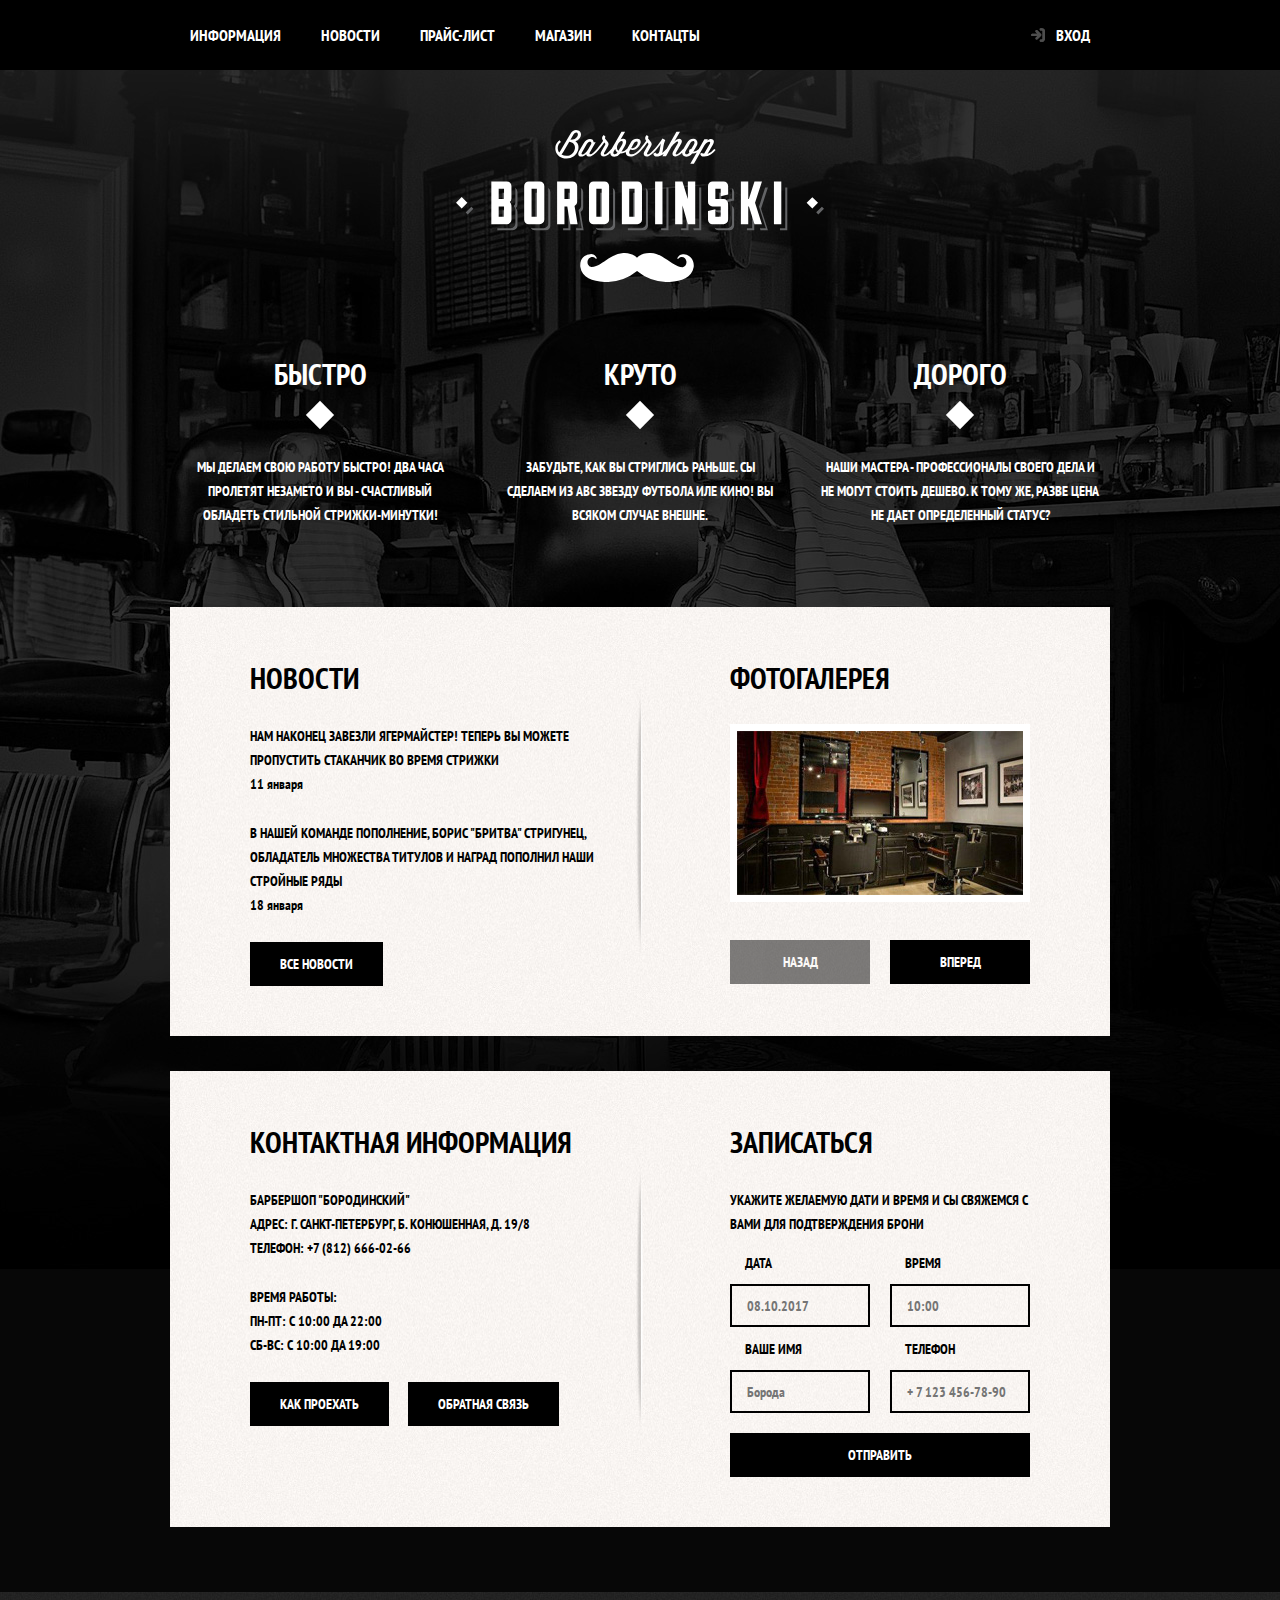
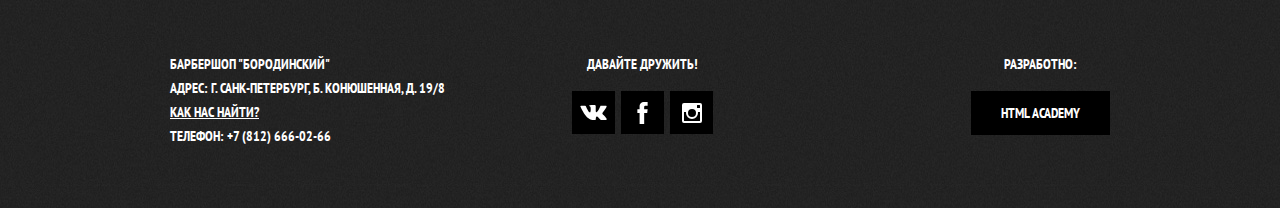
<file: Index.html>
<!DOCTYPE html>
<html lang="en">
<head>
	<meta charset="UTF-8">
	<title>Сайт барбершопуз</title>
	<link rel="stylesheet" href="css/normalize.css">
	<link rel="stylesheet" href="css/main.css">
	<link href="https://fonts.googleapis.com/css?family=PT+Sans+Narrow:400,700&amp;subset=cyrillic" rel="stylesheet">
</head>
<body>


	<header class="main-header">
		<nav class="main-navigation">
			<a class="main-header-logo">
			<img src="img/index-logo.svg" width="368" height="153" alt="Логотип барбершопа">
			</a>
			<div class="main-navigation-wrapper">
				<div class="container">
					<ul class="site-navigation">
						<li><a href="info.html">Информация</a></li>
						<li><a href="#">Новости</a></li>
						<li><a href="price.html">Прайс-лист</a></li>
						<li><a href="catalog.html">Магазин</a></li>
						<li><a href="#">Контацты</a></li>
					</ul>
					<ul class="user-navigation">
						<li><a class="login-link" href="#">Вход</a></li>
					</ul>
				</div>	
			</div>
		</nav>
	</header>

<!-- OFF HEADER -->

	<main class="container">

		<h1 class="visually-hidden">Барбершоп "Бородинский"</h1>

		<section class="features">
			<h2 class="visually-hidden">Преимущества</h2>
			<ul class="features-list">
				<li class="feature-item">
					<h3>Быстро</h3>
					<p>Мы делаем свою работу быстро! Два часа пролетят незамето и вы - счастливый обладеть стильной стрижки-минутки!</p>
				</li>
				<li class="feature-item">
					<h3>Круто</h3>
					<p>Забудьте, как вы стриглись раньше. Сы сделаем из авс звезду футбола иле кино! Вы всяком случае внешне.</p>
				</li>
				<li class="feature-item">
					<h3>Дорого</h3>
					<p>Наши мастера - профессионалы своего дела и не могут стоить дешево. К тому же, разве цена не дает определенный статус?</p>
				</li>
			</ul>
		</section>

		<div class="index-columns">
			<section class="news">
				<h2>Новости</h2>
				<ul class="news-list">
					<li class="news-item">
						<p>Нам наконец завезли Ягермайстер! Теперь вы можете пропустить стаканчик во время стрижки</p>
						<time datetime="2016-01-11">11 января</time>
					</li>
					<li class="news-item">
						<p>В нашей команде пополнение, Борис "Бритва" Стригунец, обладатель множества титулов и наград пополнил наши стройные ряды</p>
						<time datetime="2016-01-18">18 января</time>
					</li>
				</ul>
				<a class="button" href="news.html">Все новости</a>
			</section>

			<section class="gallery">
				<h2>Фотогалерея</h2>
					<div class="gallery-container">
						<figure class="gallery-content">
							<a href="#"><img src="img/studio.jpg" width="286" height="164" alt="Интерьер"></a>
						</figure>
						<button class="button  gallery-button gallery-button-back" disabled>Назад</button>
						<button class="button  gallery-button gallery-button-next">Вперед</button>		
					</div>
			</section>
		</div>	
		<div class="index-columns">
			<section class="contacts">
				<h2>Контактная информация</h2>
				<p>
					Барбершоп "Бородинский"<br>
					Адрес: г. Санкт-Петербург, Б. Конюшенная, д. 19/8<br>
					Телефон: +7 (812) 666-02-66
				</p>
				<p>
					Время работы:<br>
					пн-пт: с 10:00 да 22:00<br>
					сб-вс: с 10:00 да 19:00
				</p>
				<a class="button contact-button-map" href="map.html">Как проехать</a>
				<a class="button" href="contacts.html">Обратная связь</a>
			</section>

			<section class="appointment">
				<h2>Записаться</h2>
				<p class="appointment-info">Укажите желаемую дати и время и сы свяжемся с вами для подтверждения брони</p>
				<form class="appointment-form" action="http://echo.htmlacademy.ru" method="post">
				 <p class="appointment-item">
				 	<label for="appointment-date">Дата</label>
				 	<input id="appointment-date" type="text" name="date" value=""  placeholder="08.10.2017">
				 </p>
				 <p class="appointment-item">
				 	<label for="appointment-time">Время</label>
				 <input id="appointment-time" type="text" name="time" value="" placeholder="10:00">
				 </p>
				 <p class="appointment-item">
				 	<label for="appointment-name">Ваше имя</label>
				 <input id="appointment-name" type="text" name="name" value="" placeholder="Борода">
				 </p>
				 <p class="appointment-item">
				 	<label for="appointment-phone">Телефон</label>
				 <input id="appointment-phone" type="tel" name="phone" value="" placeholder="+ 7 123 456-78-90">
				 </p>
				 <button class="button" type="submit">Отправить</button>
				</form>
			</section>
		</div>
	</main>

<!-- OFF MAIN -->	

	<footer class="main-footer">
		<div class="container">
			<p class="footer-contacts">
				Барбершоп "Бородинский"<br>
				Адрес: г. Санк-Петербург, Б. Конюшенная, д. 19/8<br>	
				<a href="map.html">Как нас найти?</a><br>
				Телефон: +7 (812) 666-02-66
			</p>
			<div class="footer-social">
				<b>Давайте дружить!</b>
				<ul>
					<li><a class="social-button" href="#"><span class="visually-hidden">Вконтакте</span><svg xmlns="http://www.w3.org/2000/svg" width="27" height="15" viewBox="0 0 26.14 14.91"><path d="M26 13.47l-.09-.17a13.55 13.55 0 0 0-2.6-3q-.87-.83-1.1-1.12A1 1 0 0 1 22 8a10.27 10.27 0 0 1 1.22-1.78l.88-1.16q2.35-3.13 2-4L26 .94a.8.8 0 0 0-.4-.22 2.14 2.14 0 0 0-.87 0h-3.92a.51.51 0 0 0-.27 0h-.3a.6.6 0 0 0-.15.14.93.93 0 0 0-.14.24 22.22 22.22 0 0 1-1.46 3.06q-.5.84-.93 1.46a7 7 0 0 1-.71.91 4.94 4.94 0 0 1-.52.47q-.23.18-.35.15l-.23-.05a.9.9 0 0 1-.31-.33 1.49 1.49 0 0 1-.16-.53V1.6a3.14 3.14 0 0 0 0-.62 2.12 2.12 0 0 0-.14-.44.73.73 0 0 0-.28-.33 1.57 1.57 0 0 0-.46-.18A9 9 0 0 0 12.57 0a8.93 8.93 0 0 0-3.25.33 1.83 1.83 0 0 0-.52.41q-.25.3-.07.33a1.67 1.67 0 0 1 1.16.59l.08.16a2.6 2.6 0 0 1 .19.63 6.32 6.32 0 0 1 .12 1 10.59 10.59 0 0 1 0 1.7q-.07.71-.13 1.1a2.21 2.21 0 0 1-.18.64 2.69 2.69 0 0 1-.16.3l-.07.07a1 1 0 0 1-.37.07.86.86 0 0 1-.46-.19 3.27 3.27 0 0 1-.56-.52 7 7 0 0 1-.66-.93q-.37-.6-.76-1.42l-.22-.39q-.2-.38-.56-1.11t-.62-1.43A.9.9 0 0 0 5.2.9h-.07a.93.93 0 0 0-.22-.16A1.44 1.44 0 0 0 4.6.65L.87.68A1 1 0 0 0 .1.94L0 1a.44.44 0 0 0 0 .22 1.08 1.08 0 0 0 .08.37Q.9 3.53 1.86 5.31t1.66 2.87Q4.23 9.27 5 10.24t1 1.24l.37.41.34.33a8.06 8.06 0 0 0 1 .78 16.34 16.34 0 0 0 1.4.9 7.6 7.6 0 0 0 1.79.72 6.19 6.19 0 0 0 2 .22h1.57a1.08 1.08 0 0 0 .72-.3l.05-.07a.9.9 0 0 0 .1-.25 1.38 1.38 0 0 0 0-.37 4.48 4.48 0 0 1 .09-1.05 2.77 2.77 0 0 1 .23-.71 1.74 1.74 0 0 1 .29-.4 1.19 1.19 0 0 1 .23-.2h.11a.86.86 0 0 1 .77.21 4.52 4.52 0 0 1 .83.79q.39.47.93 1.05a6.41 6.41 0 0 0 1 .87l.27.16a3.31 3.31 0 0 0 .71.3 1.53 1.53 0 0 0 .76.07l3.48-.05a1.58 1.58 0 0 0 .8-.17.68.68 0 0 0 .34-.37 1.06 1.06 0 0 0 0-.46 1.71 1.71 0 0 0-.1-.36z" fill="#fff"/></svg></a></li>
					<li><a class="social-button" href="#"><span class="visually-hidden">Файсбук</span><svg xmlns="http://www.w3.org/2000/svg" width="19" height="22" viewBox="0 0 10.15 21.74"><path d="M3.34 1.12A4.77 4.77 0 0 1 6.53 0h3.61v3.81H7.81a1.07 1.07 0 0 0-1.09.83v2.55h3.42c-.08 1.23-.24 2.45-.41 3.67h-3v10.87H2.21V10.86H0V7.21h2.19V3.66a3.83 3.83 0 0 1 1.15-2.54z" fill="#fff"/></svg></a></li>
					<li><a class="social-button" href="#"><span class="visually-hidden">ИНстграм</span><svg xmlns="http://www.w3.org/2000/svg" width="20" height="20" viewBox="0 0 20 20"><path d="M18 0H2a2 2 0 0 0-2 2v16a2 2 0 0 0 2 2h16a2 2 0 0 0 2-2V2a2 2 0 0 0-2-2zm-8 6a4 4 0 1 1-4 4 4 4 0 0 1 4-4zM2.5 18a.47.47 0 0 1-.5-.5V9h2.1a3.4 3.4 0 0 0-.1 1 6 6 0 1 0 12 0 3.4 3.4 0 0 0-.1-1H18v8.5a.47.47 0 0 1-.5.5zM18 4.5a.47.47 0 0 1-.5.5h-2a.47.47 0 0 1-.5-.5v-2a.47.47 0 0 1 .5-.5h2a.47.47 0 0 1 .5.5z" fill="#fff"/></svg></a></li>
				</ul>
			</div> 
			<p class="footer-copyright">
				<b>Разработно:</b>
				<a class="button" href="https://htmlacademy.ru">HTML Academy</a>
			</p>
		</div>
	</footer>

<!-- OFF FOOTER -->	

	<section class="modal modal-login">
		<h2>Личный кабинет</h2>
		<p>Введите свой логин и пароль.</p>
		<form class="login-form" action="http://echo.htmlacademy.ru" method="post">
		<p>
			<label class="visually-hidden" for="user-login">Логин</label>
			<input class="login-icon-user" type="text" name="login" placeholder="Логин">
		</p>
		<p>
			<label class="visually-hidden" for="user-password">Пароль</label>
			<input class="login-icon-password" type="password" name="password" placeholder="Пароль" value="Пароль">
		</p>



		<p class="login-help">
			<label class="login-checkbox">
			<input class="visually-hidden" type="checkbox" name="remember"> 
			<span class="checkbox-indicator"></span>
			Запомните меня</label> 
		<a class="restore" href="#">Я забыл пароль!</a>
		</p>
		<button class="button" type="submit">Войти</button>
		</form>
		<button class="modal-close" type="button">Закрыть</button>
	</section>

	<section class="modal modal-map">
		<h2 class="visually-hidden">Как до нас добраться</h2>
		
		<iframe src="https://www.google.com/maps/embed?pb=!1m18!1m12!1m3!1d1998.6194872569647!2d30.321109615770435!3d59.93845598187612!2m3!1f0!2f0!3f0!3m2!1i1024!2i768!4f13.1!3m3!1m2!1s0x4696310fb661d55f%3A0xd0cc7f055debe430!2z0JHQvtC70YzRiNCw0Y8g0JrQvtC90Y7RiNC10L3QvdCw0Y8g0YPQuy4sINCh0LDQvdC60YIt0J_QtdGC0LXRgNCx0YPRgNCzLCDQoNC-0YHRgdC40Y8sIDE5MTE4Ng!5e0!3m2!1sru!2s!4v1548826623709" width="766" height="560" frameborder="0" style="border:0" allowfullscreen></iframe>

		<button class="modal-close" type="button">Закрыть</button>
	</section>


	
	<script src="js/popup.js"></script>	
	<script src="js/map.js"></script>

</body>
<script>document.write('<script src="http://' + (location.host || 'localhost').split(':')[0] + ':35729/livereload.js?snipver=1"></' + 'script>')</script>
</html>
</file>
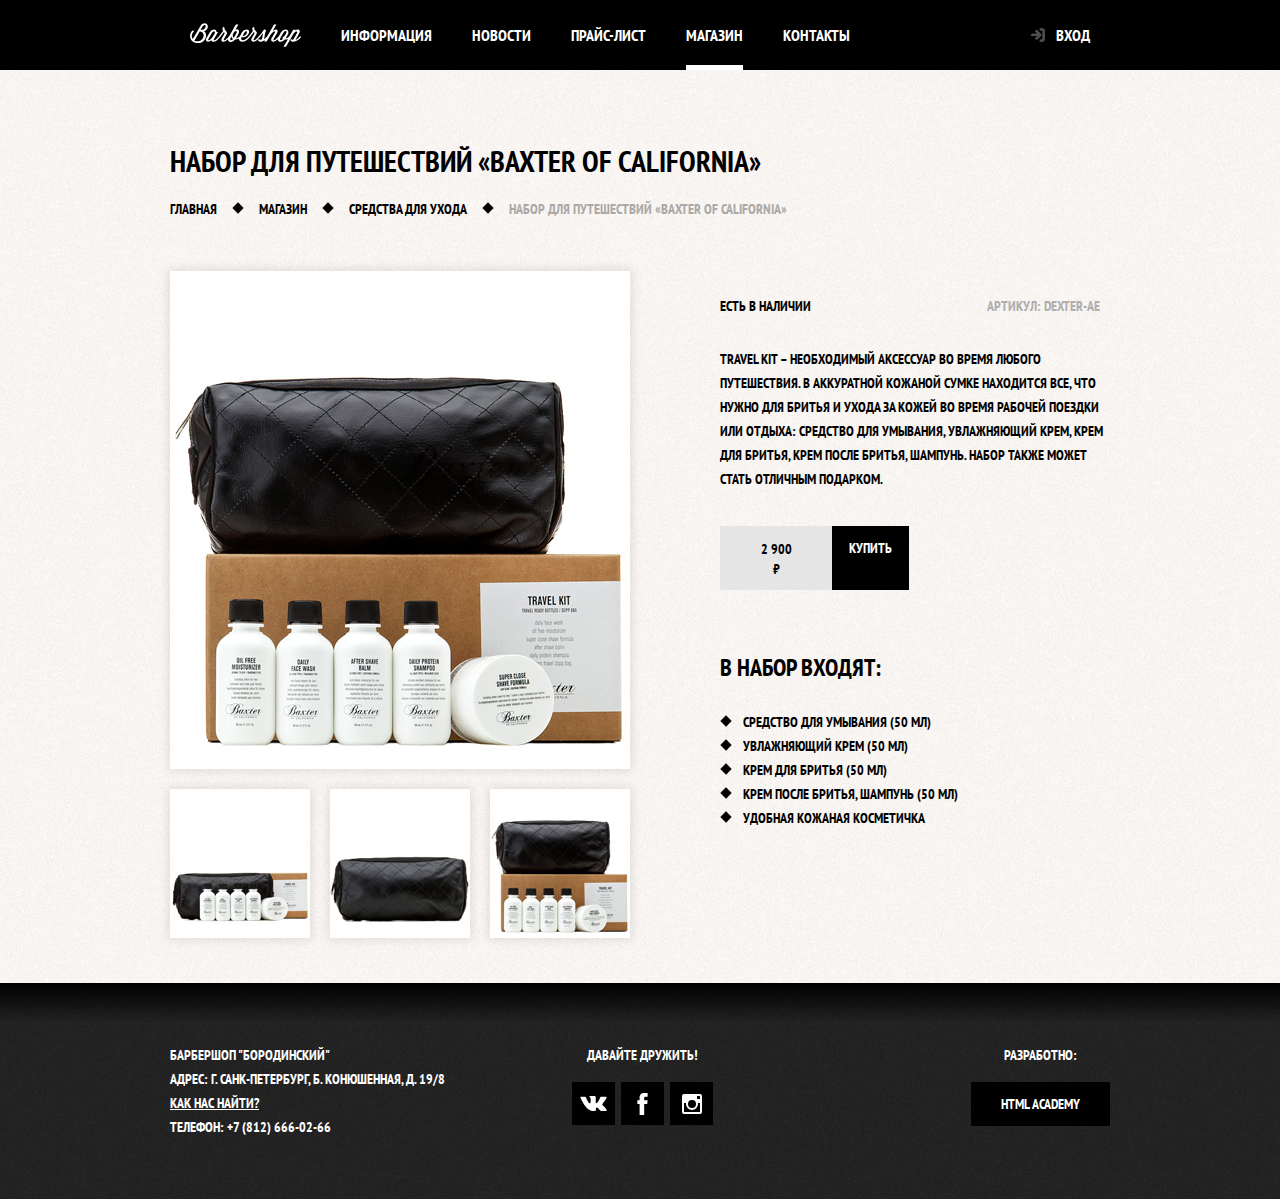
<file: catalog-item.html>
<!DOCTYPE html>
<html lang="en">
<head>
	<meta charset="UTF-8">
	<title>Сайт барбершопуз</title>
	<link rel="stylesheet" href="css/normalize.css">
	<link rel="stylesheet" href="css/main.css">
	<link href="https://fonts.googleapis.com/css?family=PT+Sans+Narrow:400,700&amp;subset=cyrillic" rel="stylesheet">
</head>
<body class="inner-page">

    <header class="main-header">
        <nav class="main-navigation container">
            <a class="main-header-logo" href="index.html">
                <img src="img/logo.svg" width="111" height="24" alt="Логотип барбершопа «Бородинский»">
            </a>
            <ul class="site-navigation">
                <li>
                    <a href="#">Информация</a>
                </li>
                <li>
                    <a href="#">Новости</a>
                </li>
                <li>
                    <a href="price.html">Прайс-лист</a>
                </li>
                <li class="site-navigation-current">
                    <a href="catalog.html">Магазин</a>
                </li>
                <li>
                    <a href="#">Контакты</a>
                </li>
            </ul>
            <ul class="user-navigation">
                <li>
                    <a class="login-link" href="#">Вход</a>
                </li>
            </ul>
        </nav>
    </header>

<!-- OFF HEADER -->	

    <main class="container">

        <h1 class="page-title">Набор для путешествий «Baxter of California»</h1>

        <ul class="breadcrumbs">
            <li>
                <a href="index.html">Главная</a>
            </li>
            <li>
                <a href="#">Магазин</a>
            </li>
            <li>
                <a href="#">Средства для ухода</a>
            </li>
            <li class="breadcrumbs-current">Набор для путешествий «Baxter of California»</li>
        </ul>

        <div class="product-columns">

        <section class="product-photos">
            <h2 class="visually-hidden">Изображения товара</h2>
            <p class="product-photo-full">
                <img src="img/product-big.jpg" width="460" height="498" alt="Фото всего набора">
            </p>
            <ul class="product-photo-preview">
                <li>
                    <img src="img/product-small-1.jpg" width="140" height="149" alt="Фото в анфас">
                </li>
                <li>
                    <img src="img/product-small-2.jpg" width="140" height="149" alt="Фото в профиль">
                </li>
                <li>
                    <img src="img/product-small-3.jpg" width="140" height="149" alt="Фото отдельной части">
                </li>
            </ul>
        </section>

        <section class="product-info">
            <h2 class="visually-hidden">Описание товара</h2>
            <div class="product-description">
                <p class="product-availability">Есть в наличии</p>
                <p class="product-article">Артикул: dexter-ae</p>
            </div>
            <p class="product-text">Travel Kit – необходимый аксессуар во время любого путешествия. В аккуратной кожаной сумке находится все, что
                нужно для бритья и ухода за кожей во время рабочей поездки или отдыха: средство для умывания, увлажняющий
                крем, крем для бритья, крем после бритья, шампунь. Набор также может стать отличным подарком.</p>
            <p class="product-price">
                <b>2 900 ₽</b>
                <a class="button" href="#">Купить</a>
            </p>
            <h3>В набор входят:</h3>
            <ul>
                <li>Средство для умывания (50 мл)</li>
                <li>Увлажняющий крем (50 мл)</li>
                <li>Крем для бритья (50 мл)</li>
                <li>Крем после бритья, шампунь (50 мл)</li>
                <li>Удобная кожаная косметичка</li>
            </ul>
        </section>

        </div>

    </main>

<!-- OFF MAIN -->	

<footer class="main-footer">
		<div class="container">
			<p class="footer-contacts">
				Барбершоп "Бородинский"<br>
				Адрес: г. Санк-Петербург, Б. Конюшенная, д. 19/8<br>	
				<a href="map.html">Как нас найти?</a><br>
				Телефон: +7 (812) 666-02-66
			</p>
			<div class="footer-social">
				<b>Давайте дружить!</b>
				<ul>
					<li><a class="social-button" href="#"><span class="visually-hidden">Вконтакте</span><svg xmlns="http://www.w3.org/2000/svg" width="27" height="15" viewBox="0 0 26.14 14.91"><path d="M26 13.47l-.09-.17a13.55 13.55 0 0 0-2.6-3q-.87-.83-1.1-1.12A1 1 0 0 1 22 8a10.27 10.27 0 0 1 1.22-1.78l.88-1.16q2.35-3.13 2-4L26 .94a.8.8 0 0 0-.4-.22 2.14 2.14 0 0 0-.87 0h-3.92a.51.51 0 0 0-.27 0h-.3a.6.6 0 0 0-.15.14.93.93 0 0 0-.14.24 22.22 22.22 0 0 1-1.46 3.06q-.5.84-.93 1.46a7 7 0 0 1-.71.91 4.94 4.94 0 0 1-.52.47q-.23.18-.35.15l-.23-.05a.9.9 0 0 1-.31-.33 1.49 1.49 0 0 1-.16-.53V1.6a3.14 3.14 0 0 0 0-.62 2.12 2.12 0 0 0-.14-.44.73.73 0 0 0-.28-.33 1.57 1.57 0 0 0-.46-.18A9 9 0 0 0 12.57 0a8.93 8.93 0 0 0-3.25.33 1.83 1.83 0 0 0-.52.41q-.25.3-.07.33a1.67 1.67 0 0 1 1.16.59l.08.16a2.6 2.6 0 0 1 .19.63 6.32 6.32 0 0 1 .12 1 10.59 10.59 0 0 1 0 1.7q-.07.71-.13 1.1a2.21 2.21 0 0 1-.18.64 2.69 2.69 0 0 1-.16.3l-.07.07a1 1 0 0 1-.37.07.86.86 0 0 1-.46-.19 3.27 3.27 0 0 1-.56-.52 7 7 0 0 1-.66-.93q-.37-.6-.76-1.42l-.22-.39q-.2-.38-.56-1.11t-.62-1.43A.9.9 0 0 0 5.2.9h-.07a.93.93 0 0 0-.22-.16A1.44 1.44 0 0 0 4.6.65L.87.68A1 1 0 0 0 .1.94L0 1a.44.44 0 0 0 0 .22 1.08 1.08 0 0 0 .08.37Q.9 3.53 1.86 5.31t1.66 2.87Q4.23 9.27 5 10.24t1 1.24l.37.41.34.33a8.06 8.06 0 0 0 1 .78 16.34 16.34 0 0 0 1.4.9 7.6 7.6 0 0 0 1.79.72 6.19 6.19 0 0 0 2 .22h1.57a1.08 1.08 0 0 0 .72-.3l.05-.07a.9.9 0 0 0 .1-.25 1.38 1.38 0 0 0 0-.37 4.48 4.48 0 0 1 .09-1.05 2.77 2.77 0 0 1 .23-.71 1.74 1.74 0 0 1 .29-.4 1.19 1.19 0 0 1 .23-.2h.11a.86.86 0 0 1 .77.21 4.52 4.52 0 0 1 .83.79q.39.47.93 1.05a6.41 6.41 0 0 0 1 .87l.27.16a3.31 3.31 0 0 0 .71.3 1.53 1.53 0 0 0 .76.07l3.48-.05a1.58 1.58 0 0 0 .8-.17.68.68 0 0 0 .34-.37 1.06 1.06 0 0 0 0-.46 1.71 1.71 0 0 0-.1-.36z" fill="#fff"/></svg></a></li>
					<li><a class="social-button" href="#"><span class="visually-hidden">Файсбук</span><svg xmlns="http://www.w3.org/2000/svg" width="19" height="22" viewBox="0 0 10.15 21.74"><path d="M3.34 1.12A4.77 4.77 0 0 1 6.53 0h3.61v3.81H7.81a1.07 1.07 0 0 0-1.09.83v2.55h3.42c-.08 1.23-.24 2.45-.41 3.67h-3v10.87H2.21V10.86H0V7.21h2.19V3.66a3.83 3.83 0 0 1 1.15-2.54z" fill="#fff"/></svg></a></li>
					<li><a class="social-button" href="#"><span class="visually-hidden">ИНстграм</span><svg xmlns="http://www.w3.org/2000/svg" width="20" height="20" viewBox="0 0 20 20"><path d="M18 0H2a2 2 0 0 0-2 2v16a2 2 0 0 0 2 2h16a2 2 0 0 0 2-2V2a2 2 0 0 0-2-2zm-8 6a4 4 0 1 1-4 4 4 4 0 0 1 4-4zM2.5 18a.47.47 0 0 1-.5-.5V9h2.1a3.4 3.4 0 0 0-.1 1 6 6 0 1 0 12 0 3.4 3.4 0 0 0-.1-1H18v8.5a.47.47 0 0 1-.5.5zM18 4.5a.47.47 0 0 1-.5.5h-2a.47.47 0 0 1-.5-.5v-2a.47.47 0 0 1 .5-.5h2a.47.47 0 0 1 .5.5z" fill="#fff"/></svg></a></li>
				</ul>
			</div> 
			<p class="footer-copyright">
				<b>Разработно:</b>
				<a class="button" href="https://htmlacademy.ru">HTML Academy</a>
			</p>
		</div>
	</footer>


<!-- OFF FOOTER -->	

<section class="modal modal-login">
        <h2>Личный кабинет</h2>
        <p>Введите свой логин и пароль.</p>
        <form class="login-form" action="http://echo.htmlacademy.ru" method="post">
        <p>
            <label class="visually-hidden" for="user-login">Логин</label>
            <input class="login-icon-user" type="text" name="login" placeholder="Логин">
        </p>
        <p>
            <label class="visually-hidden" for="user-password">Пароль</label>
            <input class="login-icon-password" type="password" name="password" placeholder="Пароль" value="Пароль">
        </p>



        <p class="login-help">
            <label class="login-checkbox">
            <input class="visually-hidden" type="checkbox" name="remember"> 
            <span class="checkbox-indicator"></span>
            Запомните меня</label> 
        <a class="restore" href="#">Я забыл пароль!</a>
        </p>
        <button class="button" type="submit">Войти</button>
        </form>
        <button class="modal-close" type="button">Закрыть</button>
    </section>

    <section class="modal modal-map">
        <h2 class="visually-hidden">Как до нас добраться</h2>
        
        <iframe src="https://www.google.com/maps/embed?pb=!1m18!1m12!1m3!1d1998.6194872569647!2d30.321109615770435!3d59.93845598187612!2m3!1f0!2f0!3f0!3m2!1i1024!2i768!4f13.1!3m3!1m2!1s0x4696310fb661d55f%3A0xd0cc7f055debe430!2z0JHQvtC70YzRiNCw0Y8g0JrQvtC90Y7RiNC10L3QvdCw0Y8g0YPQuy4sINCh0LDQvdC60YIt0J_QtdGC0LXRgNCx0YPRgNCzLCDQoNC-0YHRgdC40Y8sIDE5MTE4Ng!5e0!3m2!1sru!2s!4v1548826623709" width="766" height="560" frameborder="0" style="border:0" allowfullscreen></iframe>

        <button class="modal-close" type="button">Закрыть</button>
    </section>


    
    <script src="js/popup.js"></script> 
    <script src="js/map.js"></script>



</body>
<script>document.write('<script src="http://' + (location.host || 'localhost').split(':')[0] + ':35729/livereload.js?snipver=1"></' + 'script>')</script>
</html>
</file>
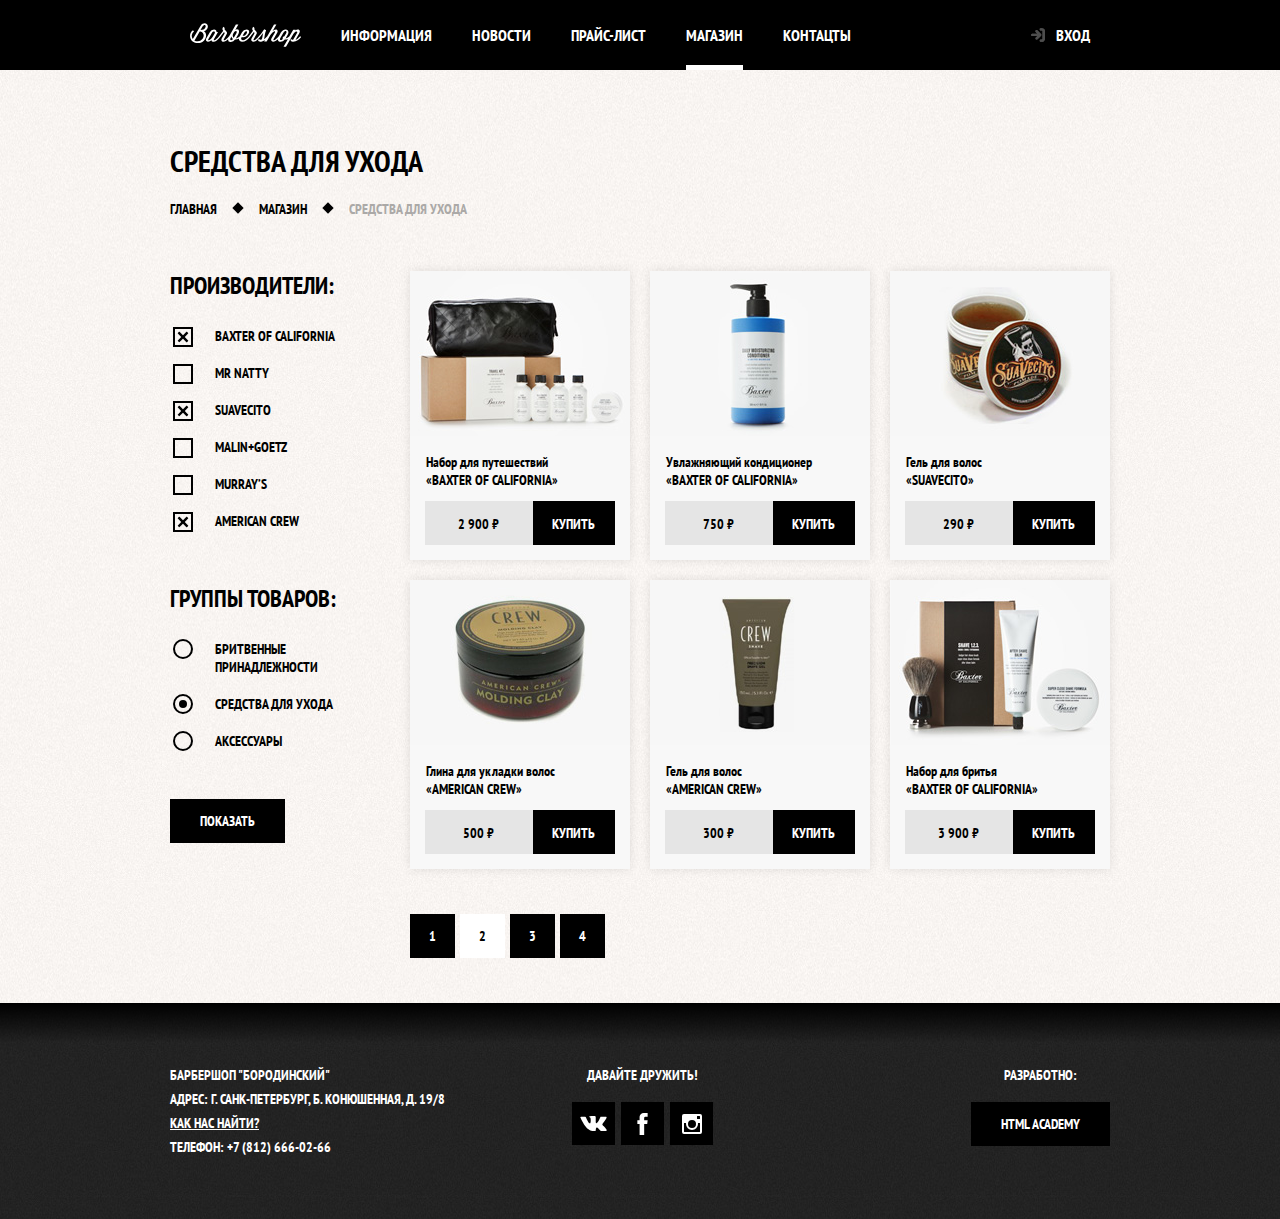
<file: catalog.html>
<!DOCTYPE html>
<html lang="en">
<head>
	<meta charset="UTF-8">
	<title>Сайт барбершопуз</title>
	<link rel="stylesheet" href="css/normalize.css">
	<link rel="stylesheet" href="css/main.css">
	<link href="https://fonts.googleapis.com/css?family=PT+Sans+Narrow:400,700&amp;subset=cyrillic" rel="stylesheet">
</head>
<body class="inner-page">

	<header class="main-header">
		<nav class="main-navigation container">
			<a class="main-header-logo">
			<img src="img/logo.svg" width="111" height="24" alt="Логотип барбершопа"></a>
			<ul class="site-navigation">
				<li><a href="#">Информация</a></li>
				<li><a href="#">Новости</a></li>
				<li><a href="price.html">Прайс-лист</a></li>
				<li class="site-navigation-current"><a href="catalog.html">Магазин</a></li>
				<li><a href="#">Контацты</a></li>
			</ul>
			<ul class="user-navigation">
				<li><a class="login-link" href="#">Вход</a></li>
			</ul>
		</nav>
	</header>

<!-- OFF HEADER -->	

	<main class="container">

        <h1 class="page-title">Cредства для ухода</h1>

        <ul class="breadcrumbs">
            <li>
                <a href="index.html">Главная</a>
            </li>
            <li>
                <a href="catalog.html">Магазин</a>
            </li>
            <li class="breadcrumbs-current">Средства для ухода</li>
        </ul>

        <div class="catalog-columns">

            <section class="filters">
                <h2 class="visually-hidden">Фильтр товаров</h2>
                <form class="filter" method="get" action="https://echo.htmlacademy.ru">
                    <fieldset>
                        <legend>Производители:</legend>
                        <ul>
                            <li class="filter-option">
                                <input class="visually-hidden filter-input filter-input-checkbox" type="checkbox" name="baxter-of-california" id="filter-baxter-of-california"
                                    checked>
                                <label for="filter-baxter-of-california">Baxter of California</label>
                            </li>
                            <li class="filter-option">
                                <input class="visually-hidden filter-input filter-input-checkbox" type="checkbox" name="mr-natty" id="filter-mr-natty">
                                <label for="filter-mr-natty">Mr Natty</label>
                            </li>
                            <li class="filter-option">
                                <input class="visually-hidden filter-input filter-input-checkbox" type="checkbox" name="suavecito" id="filter-suavecito"
                                    checked>
                                <label for="filter-suavecito">Suavecito</label>
                            </li>
                            <li class="filter-option">
                                <input class="visually-hidden filter-input filter-input-checkbox" type="checkbox" name="malin-goetz" id="filter-malin-goetz">
                                <label for="filter-malin-goetz">Malin+Goetz</label>
                            </li>
                            <li class="filter-option">
                                <input class="visually-hidden filter-input filter-input-checkbox" type="checkbox" name="murrays" id="filter-murrays">
                                <label for="filter-murrays">Murray’s</label>
                            </li>
                            <li class="filter-option">
                                <input class="visually-hidden filter-input filter-input-checkbox" type="checkbox" name="american-crew" id="filter-american-crew"
                                    checked>
                                <label for="filter-american-crew">American Crew</label>
                            </li>
                        </ul>
                    </fieldset>
                    <fieldset>
                        <legend>Группы товаров:</legend>
                        <ul>
                            <li class="filter-option">
                                <input class="visually-hidden filter-input filter-input-radio" type="radio" name="product-group" value="shaving" id="filter-shave">
                                <label for="filter-shave">Бритвенные принадлежности</label>
                            </li>
                            <li class="filter-option">
                                <input class="visually-hidden filter-input filter-input-radio" type="radio" name="product-group" value="hair-care" id="filter-care"
                                    checked>
                                <label for="filter-care">Средства для ухода</label>
                            </li>
                            <li class="filter-option">
                                <input class="visually-hidden filter-input filter-input-radio" type="radio" name="product-group" value="accessories" id="filter-accessories">
                                <label for="filter-accessories">Аксессуары</label>
                            </li>
                        </ul>
                    </fieldset>
                    <button type="submit" class="filter-button button">Показать</button>
                </form>
            </section>

            <section class="catalog">
                <h2 class="visually-hidden">Список средств для ухода</h2>
                <ul class="catalog-list">
                    <li class="catalog-item">
                        <a href="catalog-item.html">
                            <h3>
                                <span class="catalog-category">Набор для путешествий</span>
                                <span class="catalog-item-title">«Baxter of California»</span>
                            </h3>
                            <p class="catalog-item-image">
                                <img src="img/product-1.jpg" width="220" height="165" alt="Набор для путешествий «Baxter of California»">
                            </p>
                        </a>
                        <p class="catalog-item-price">
                            <b>2 900 ₽</b>
                            <a class="button" href="#">Купить</a>
                        </p>
                    </li>
                    <li class="catalog-item">
                        <a href="catalog-item.html">
                            <h3>
                                <span class="catalog-category">Увлажняющий кондиционер</span>
                                <span class="catalog-item-title">«Baxter of California»</span>
                            </h3>
                            <p class="catalog-item-image">
                                <img src="img/product-2.jpg" width="220" height="165" alt="Увлажняющий кондиционер «Baxter of California»">
                            </p>
                        </a>
                        <p class="catalog-item-price">
                            <b>750 ₽</b>
                            <a class="button" href="#">Купить</a>
                        </p>
                    </li>
                    <li class="catalog-item">
                        <a href="catalog-item.html">
                            <h3>
                                <span class="catalog-category">Гель для волос</span>
                                <span class="catalog-item-title">«Suavecito»</span>
                            </h3>
                            <p class="catalog-item-image">
                                <img src="img/product-3.jpg" width="220" height="165" alt="Гель для волос «Suavecito»">
                            </p>
                        </a>
                        <p class="catalog-item-price">
                            <b>290 ₽</b>
                            <a class="button" href="#">Купить</a>
                        </p>
                    </li>
                    <li class="catalog-item">
                        <a href="catalog-item.html">
                            <h3>
                                <span class="catalog-category">Глина для укладки волос</span>
                                <span class="catalog-item-title">«American crew»</span>
                            </h3>
                            <p class="catalog-item-image">
                                <img src="img/product-4.jpg" width="220" height="165" alt="Глина для укладки волос «American crew»">
                            </p>
                        </a>
                        <p class="catalog-item-price">
                            <b>500 ₽</b>
                            <a class="button" href="#">Купить</a>
                        </p>
                    </li>
                    <li class="catalog-item">
                        <a href="catalog-item.html">
                            <h3>
                                <span class="catalog-category">Гель для волос</span>
                                <span class="catalog-item-title">«American crew»</span>
                            </h3>
                            <p class="catalog-item-image">
                                <img src="img/product-5.jpg" width="220" height="165" alt="Гель для волос «American crew»">
                            </p>
                        </a>
                        <p class="catalog-item-price">
                            <b>300 ₽</b>
                            <a class="button" href="#">Купить</a>
                        </p>
                    </li>
                    <li class="catalog-item">
                        <a href="catalog-item.html">
                            <h3>
                                <span class="catalog-category">Набор для бритья</span>
                                <span class="catalog-item-title">«Baxter of California»</span>
                            </h3>
                            <p class="catalog-item-image">
                                <img src="img/product-6.jpg" width="220" height="165" alt="Набор для бритья «Baxter of California»">
                            </p>
                        </a>
                        <p class="catalog-item-price">
                            <b>3 900 ₽</b>
                            <a class="button" href="#">Купить</a>
                        </p>
                    </li>
                </ul>
                <ul class="pagination-list">
                    <li class="pagination-item">
                        <a href="#">1</a>
                    </li>
                    <li class="pagination-item pagination-item-current">
                        <a>2</a>
                    </li>
                    <li class="pagination-item">
                        <a href="#">3</a>
                    </li>
                    <li class="pagination-item">
                        <a href="#">4</a>
                    </li>
                </ul>
            </section>
        </div>
    </main>
	
<!-- OFF MAIN -->	

	<footer class="main-footer">
		<div class="container">
			<p class="footer-contacts">
				Барбершоп "Бородинский"<br>
				Адрес: г. Санк-Петербург, Б. Конюшенная, д. 19/8<br>	
				<a href="map.html">Как нас найти?</a><br>
				Телефон: +7 (812) 666-02-66
			</p>
			<div class="footer-social">
				<b>Давайте дружить!</b>
				<ul>
					<li><a class="social-button" href="#"><span class="visually-hidden">Вконтакте</span><svg xmlns="http://www.w3.org/2000/svg" width="27" height="15" viewBox="0 0 26.14 14.91"><path d="M26 13.47l-.09-.17a13.55 13.55 0 0 0-2.6-3q-.87-.83-1.1-1.12A1 1 0 0 1 22 8a10.27 10.27 0 0 1 1.22-1.78l.88-1.16q2.35-3.13 2-4L26 .94a.8.8 0 0 0-.4-.22 2.14 2.14 0 0 0-.87 0h-3.92a.51.51 0 0 0-.27 0h-.3a.6.6 0 0 0-.15.14.93.93 0 0 0-.14.24 22.22 22.22 0 0 1-1.46 3.06q-.5.84-.93 1.46a7 7 0 0 1-.71.91 4.94 4.94 0 0 1-.52.47q-.23.18-.35.15l-.23-.05a.9.9 0 0 1-.31-.33 1.49 1.49 0 0 1-.16-.53V1.6a3.14 3.14 0 0 0 0-.62 2.12 2.12 0 0 0-.14-.44.73.73 0 0 0-.28-.33 1.57 1.57 0 0 0-.46-.18A9 9 0 0 0 12.57 0a8.93 8.93 0 0 0-3.25.33 1.83 1.83 0 0 0-.52.41q-.25.3-.07.33a1.67 1.67 0 0 1 1.16.59l.08.16a2.6 2.6 0 0 1 .19.63 6.32 6.32 0 0 1 .12 1 10.59 10.59 0 0 1 0 1.7q-.07.71-.13 1.1a2.21 2.21 0 0 1-.18.64 2.69 2.69 0 0 1-.16.3l-.07.07a1 1 0 0 1-.37.07.86.86 0 0 1-.46-.19 3.27 3.27 0 0 1-.56-.52 7 7 0 0 1-.66-.93q-.37-.6-.76-1.42l-.22-.39q-.2-.38-.56-1.11t-.62-1.43A.9.9 0 0 0 5.2.9h-.07a.93.93 0 0 0-.22-.16A1.44 1.44 0 0 0 4.6.65L.87.68A1 1 0 0 0 .1.94L0 1a.44.44 0 0 0 0 .22 1.08 1.08 0 0 0 .08.37Q.9 3.53 1.86 5.31t1.66 2.87Q4.23 9.27 5 10.24t1 1.24l.37.41.34.33a8.06 8.06 0 0 0 1 .78 16.34 16.34 0 0 0 1.4.9 7.6 7.6 0 0 0 1.79.72 6.19 6.19 0 0 0 2 .22h1.57a1.08 1.08 0 0 0 .72-.3l.05-.07a.9.9 0 0 0 .1-.25 1.38 1.38 0 0 0 0-.37 4.48 4.48 0 0 1 .09-1.05 2.77 2.77 0 0 1 .23-.71 1.74 1.74 0 0 1 .29-.4 1.19 1.19 0 0 1 .23-.2h.11a.86.86 0 0 1 .77.21 4.52 4.52 0 0 1 .83.79q.39.47.93 1.05a6.41 6.41 0 0 0 1 .87l.27.16a3.31 3.31 0 0 0 .71.3 1.53 1.53 0 0 0 .76.07l3.48-.05a1.58 1.58 0 0 0 .8-.17.68.68 0 0 0 .34-.37 1.06 1.06 0 0 0 0-.46 1.71 1.71 0 0 0-.1-.36z" fill="#fff"/></svg></a></li>
					<li><a class="social-button" href="#"><span class="visually-hidden">Файсбук</span><svg xmlns="http://www.w3.org/2000/svg" width="19" height="22" viewBox="0 0 10.15 21.74"><path d="M3.34 1.12A4.77 4.77 0 0 1 6.53 0h3.61v3.81H7.81a1.07 1.07 0 0 0-1.09.83v2.55h3.42c-.08 1.23-.24 2.45-.41 3.67h-3v10.87H2.21V10.86H0V7.21h2.19V3.66a3.83 3.83 0 0 1 1.15-2.54z" fill="#fff"/></svg></a></li>
					<li><a class="social-button" href="#"><span class="visually-hidden">ИНстграм</span><svg xmlns="http://www.w3.org/2000/svg" width="20" height="20" viewBox="0 0 20 20"><path d="M18 0H2a2 2 0 0 0-2 2v16a2 2 0 0 0 2 2h16a2 2 0 0 0 2-2V2a2 2 0 0 0-2-2zm-8 6a4 4 0 1 1-4 4 4 4 0 0 1 4-4zM2.5 18a.47.47 0 0 1-.5-.5V9h2.1a3.4 3.4 0 0 0-.1 1 6 6 0 1 0 12 0 3.4 3.4 0 0 0-.1-1H18v8.5a.47.47 0 0 1-.5.5zM18 4.5a.47.47 0 0 1-.5.5h-2a.47.47 0 0 1-.5-.5v-2a.47.47 0 0 1 .5-.5h2a.47.47 0 0 1 .5.5z" fill="#fff"/></svg></a></li>
				</ul>
			</div> 
			<p class="footer-copyright">
				<b>Разработно:</b>
				<a class="button" href="https://htmlacademy.ru">HTML Academy</a>
			</p>
		</div>
	</footer>

<!-- OFF FOOTER -->	

	<section class="modal modal-login">
		<h2>Личный кабинет</h2>
		<p>Введите свой логин и пароль.</p>
		<form class="login-form" action="http://echo.htmlacademy.ru" method="post">
		<p>
			<label class="visually-hidden" for="user-login">Логин</label>
			<input class="login-icon-user" type="text" name="login" placeholder="Логин">
		</p>
		<p>
			<label class="visually-hidden" for="user-password">Пароль</label>
			<input class="login-icon-password" type="password" name="password" placeholder="Пароль" value="Пароль">
		</p>



		<p class="login-help">
			<label class="login-checkbox">
			<input class="visually-hidden" type="checkbox" name="remember"> 
			<span class="checkbox-indicator"></span>
			Запомните меня</label> 
		<a class="restore" href="#">Я забыл пароль!</a>
		</p>
		<button class="button" type="submit">Войти</button>
		</form>
		<button class="modal-close" type="button">Закрыть</button>
	</section>

	<section class="modal modal-map">
		<h2 class="visually-hidden">Как до нас добраться</h2>
		
		<iframe src="https://www.google.com/maps/embed?pb=!1m18!1m12!1m3!1d1998.6194872569647!2d30.321109615770435!3d59.93845598187612!2m3!1f0!2f0!3f0!3m2!1i1024!2i768!4f13.1!3m3!1m2!1s0x4696310fb661d55f%3A0xd0cc7f055debe430!2z0JHQvtC70YzRiNCw0Y8g0JrQvtC90Y7RiNC10L3QvdCw0Y8g0YPQuy4sINCh0LDQvdC60YIt0J_QtdGC0LXRgNCx0YPRgNCzLCDQoNC-0YHRgdC40Y8sIDE5MTE4Ng!5e0!3m2!1sru!2s!4v1548826623709" width="766" height="560" frameborder="0" style="border:0" allowfullscreen></iframe>

		<button class="modal-close" type="button">Закрыть</button>
	</section>


	
	<script src="js/popup.js"></script>	
	<script src="js/map.js"></script>






</body>
<script>document.write('<script src="http://' + (location.host || 'localhost').split(':')[0] + ':35729/livereload.js?snipver=1"></' + 'script>')</script>
</html>
</file>
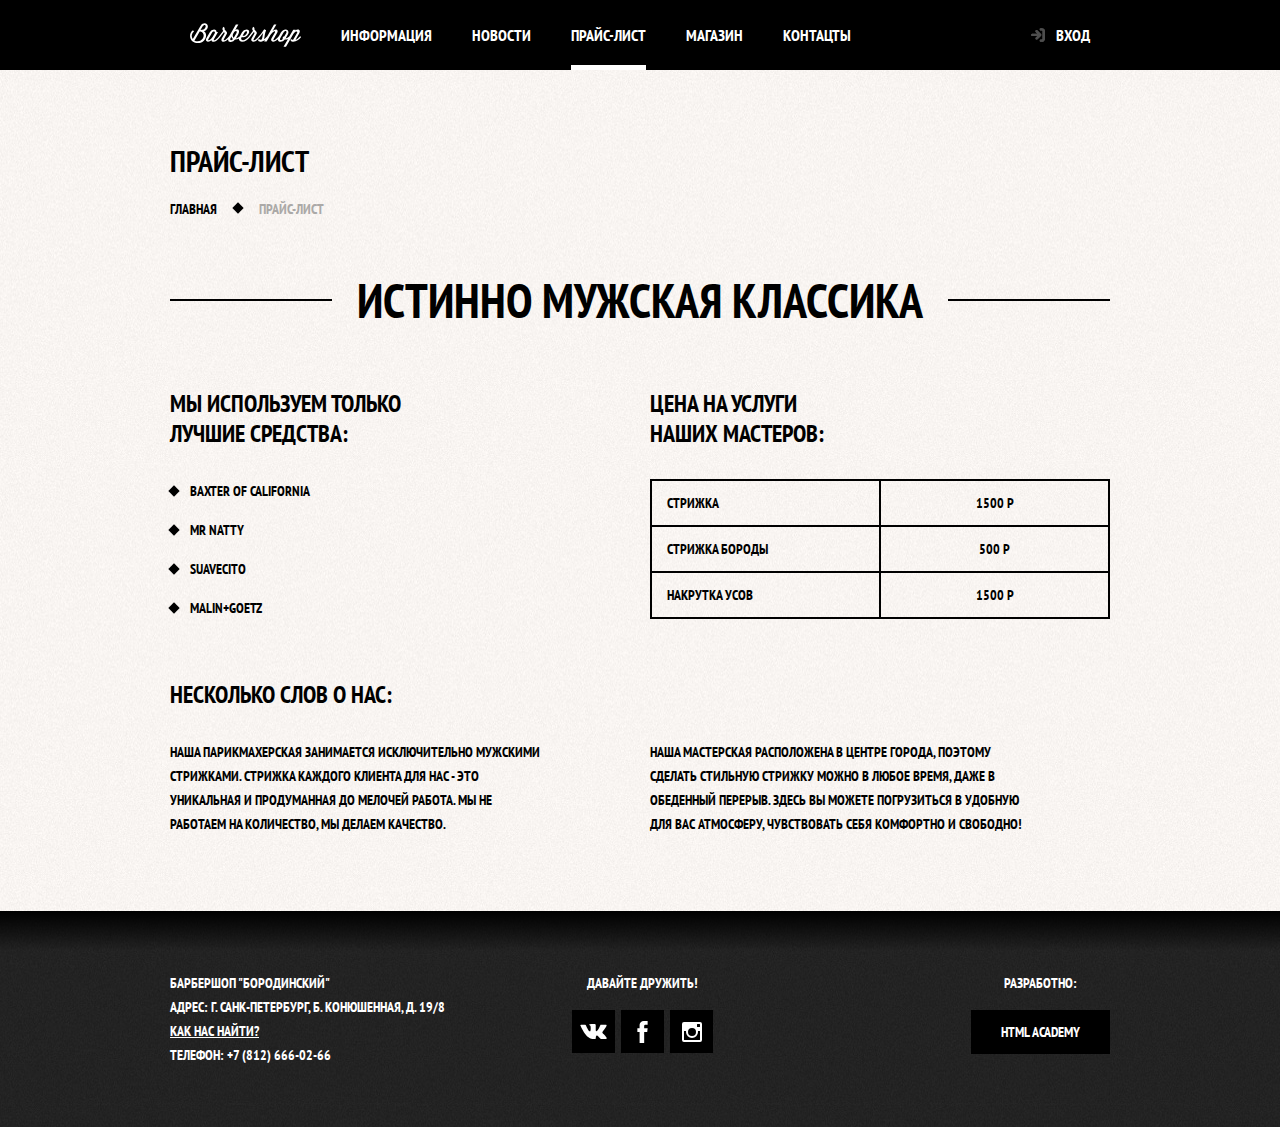
<file: price.html>
<!DOCTYPE html>
<html lang="en">
<head>
	<meta charset="UTF-8">
	<title>Сайт барбершопуз</title>
	<link rel="stylesheet" href="css/normalize.css">
	<link rel="stylesheet" href="css/main.css">
	<link href="https://fonts.googleapis.com/css?family=PT+Sans+Narrow:400,700&amp;subset=cyrillic" rel="stylesheet">
</head>
<body class="inner-page">


	<header class="main-header">
		<nav class="main-navigation container">
			<a class="main-header-logo">
			<img src="img/logo.svg" width="111" height="24" alt="Логотип барбершопа"></a>
			<ul class="site-navigation">
				<li><a href="#">Информация</a></li>
				<li><a href="#">Новости</a></li>
				<li class="site-navigation-current"><a href="price.html">Прайс-лист</a></li>
				<li><a href="catalog.html">Магазин</a></li>
				<li><a href="#">Контацты</a></li>
			</ul>
			<ul class="user-navigation">
				<li><a class="login-link" href="login.html">Вход</a></li>
			</ul>
		</nav>
	</header>

<!-- OFF HEADER -->

	<main class="container">

		<div class="inner-page-container">
			<h1 class="page-title">Прайс-лист</h1>
			<ul class="breadcrumbs">
				<li><a href="index.html">Главная</a> </li>
				<li class="breadcrumbs-current">Прайс-лист</li>
			</ul>
		</div>

		<section class="inner-content">
			
			<h2 class="big-heading">Истинно мужская классика</h2>
				<div class="inner-columns">
					<div class="inner-column-left">
						<h2>Мы используем только <br> лучшие средства:</h2>
						<ul class="custom-list-1">
							<li>Baxter of California</li>
							<li>Mr Natty</li>
							<li>Suavecito</li>
							<li>Malin+Goetz</li>
						</ul>
					</div>	
					<div class="inner-column-right">
						<h2>Цена на услуги <br> наших мастеров:</h2>
						<table class="custom-table-1">
							<tr>
								<td>Стрижка</td>
								<td>1500 P</td>
							</tr>
							<tr>
								<td>Стрижка бороды</td>
								<td>500 P</td>
							</tr>
							<tr>
								<td>Накрутка усов</td>
								<td>1500 P</td>
							</tr>
						</table>
					</div>
				</div>
				
			<div class="inner-columns">
				<h2>Несколько слов о нас:</h2>
				<div class="inner-column-left">
					<p class="short-text">Наша парикмахерская занимается исключительно мужскими стрижками. Стрижка каждого клиента для нас - это уникальная и продуманная до мелочей работа. Мы не работаем на количество, мы делаем качество.</p>
				</div>
				<div class="inner-column-right">	
					<p class="short-text">Наша мастерская расположена в центре города, поэтому сделать стильную стрижку можно в любое время, даже в обеденный перерыв. Здесь вы можете погрузиться в удобную для вас атмосферу, чувствовать себя комфортно и свободно!</p>
				</div>
			</div>	
		</section>
	</main>

<!-- OFF MAIN -->	

	<footer class="main-footer">
		<div class="container">
			<p class="footer-contacts">
				Барбершоп "Бородинский"<br>
				Адрес: г. Санк-Петербург, Б. Конюшенная, д. 19/8<br>	
				<a href="map.html">Как нас найти?</a><br>
				Телефон: +7 (812) 666-02-66
			</p>
			<div class="footer-social">
				<b>Давайте дружить!</b>
				<ul>
					<li><a class="social-button" href="#"><span class="visually-hidden">Вконтакте</span><svg xmlns="http://www.w3.org/2000/svg" width="27" height="15" viewBox="0 0 26.14 14.91"><path d="M26 13.47l-.09-.17a13.55 13.55 0 0 0-2.6-3q-.87-.83-1.1-1.12A1 1 0 0 1 22 8a10.27 10.27 0 0 1 1.22-1.78l.88-1.16q2.35-3.13 2-4L26 .94a.8.8 0 0 0-.4-.22 2.14 2.14 0 0 0-.87 0h-3.92a.51.51 0 0 0-.27 0h-.3a.6.6 0 0 0-.15.14.93.93 0 0 0-.14.24 22.22 22.22 0 0 1-1.46 3.06q-.5.84-.93 1.46a7 7 0 0 1-.71.91 4.94 4.94 0 0 1-.52.47q-.23.18-.35.15l-.23-.05a.9.9 0 0 1-.31-.33 1.49 1.49 0 0 1-.16-.53V1.6a3.14 3.14 0 0 0 0-.62 2.12 2.12 0 0 0-.14-.44.73.73 0 0 0-.28-.33 1.57 1.57 0 0 0-.46-.18A9 9 0 0 0 12.57 0a8.93 8.93 0 0 0-3.25.33 1.83 1.83 0 0 0-.52.41q-.25.3-.07.33a1.67 1.67 0 0 1 1.16.59l.08.16a2.6 2.6 0 0 1 .19.63 6.32 6.32 0 0 1 .12 1 10.59 10.59 0 0 1 0 1.7q-.07.71-.13 1.1a2.21 2.21 0 0 1-.18.64 2.69 2.69 0 0 1-.16.3l-.07.07a1 1 0 0 1-.37.07.86.86 0 0 1-.46-.19 3.27 3.27 0 0 1-.56-.52 7 7 0 0 1-.66-.93q-.37-.6-.76-1.42l-.22-.39q-.2-.38-.56-1.11t-.62-1.43A.9.9 0 0 0 5.2.9h-.07a.93.93 0 0 0-.22-.16A1.44 1.44 0 0 0 4.6.65L.87.68A1 1 0 0 0 .1.94L0 1a.44.44 0 0 0 0 .22 1.08 1.08 0 0 0 .08.37Q.9 3.53 1.86 5.31t1.66 2.87Q4.23 9.27 5 10.24t1 1.24l.37.41.34.33a8.06 8.06 0 0 0 1 .78 16.34 16.34 0 0 0 1.4.9 7.6 7.6 0 0 0 1.79.72 6.19 6.19 0 0 0 2 .22h1.57a1.08 1.08 0 0 0 .72-.3l.05-.07a.9.9 0 0 0 .1-.25 1.38 1.38 0 0 0 0-.37 4.48 4.48 0 0 1 .09-1.05 2.77 2.77 0 0 1 .23-.71 1.74 1.74 0 0 1 .29-.4 1.19 1.19 0 0 1 .23-.2h.11a.86.86 0 0 1 .77.21 4.52 4.52 0 0 1 .83.79q.39.47.93 1.05a6.41 6.41 0 0 0 1 .87l.27.16a3.31 3.31 0 0 0 .71.3 1.53 1.53 0 0 0 .76.07l3.48-.05a1.58 1.58 0 0 0 .8-.17.68.68 0 0 0 .34-.37 1.06 1.06 0 0 0 0-.46 1.71 1.71 0 0 0-.1-.36z" fill="#fff"/></svg></a></li>
					<li><a class="social-button" href="#"><span class="visually-hidden">Файсбук</span><svg xmlns="http://www.w3.org/2000/svg" width="19" height="22" viewBox="0 0 10.15 21.74"><path d="M3.34 1.12A4.77 4.77 0 0 1 6.53 0h3.61v3.81H7.81a1.07 1.07 0 0 0-1.09.83v2.55h3.42c-.08 1.23-.24 2.45-.41 3.67h-3v10.87H2.21V10.86H0V7.21h2.19V3.66a3.83 3.83 0 0 1 1.15-2.54z" fill="#fff"/></svg></a></li>
					<li><a class="social-button" href="#"><span class="visually-hidden">ИНстграм</span><svg xmlns="http://www.w3.org/2000/svg" width="20" height="20" viewBox="0 0 20 20"><path d="M18 0H2a2 2 0 0 0-2 2v16a2 2 0 0 0 2 2h16a2 2 0 0 0 2-2V2a2 2 0 0 0-2-2zm-8 6a4 4 0 1 1-4 4 4 4 0 0 1 4-4zM2.5 18a.47.47 0 0 1-.5-.5V9h2.1a3.4 3.4 0 0 0-.1 1 6 6 0 1 0 12 0 3.4 3.4 0 0 0-.1-1H18v8.5a.47.47 0 0 1-.5.5zM18 4.5a.47.47 0 0 1-.5.5h-2a.47.47 0 0 1-.5-.5v-2a.47.47 0 0 1 .5-.5h2a.47.47 0 0 1 .5.5z" fill="#fff"/></svg></a></li>
				</ul>
			</div> 
			<p class="footer-copyright">
				<b>Разработно:</b>
				<a class="button" href="https://htmlacademy.ru">HTML Academy</a>
			</p>
		</div>
	</footer>

<!-- OFF FOOTER -->	

	<section class="modal modal-login">
		<h2>Личный кабинет</h2>
		<p>Введите свой логин и пароль.</p>
		<form class="login-form" action="http://echo.htmlacademy.ru" method="post">
		<p>
			<label class="visually-hidden" for="user-login">Логин</label>
			<input class="login-icon-user" type="text" name="login" placeholder="Логин">
		</p>
		<p>
			<label class="visually-hidden" for="user-password">Пароль</label>
			<input class="login-icon-password" type="password" name="password" placeholder="Пароль" value="Пароль">
		</p>



		<p class="login-help">
			<label class="login-checkbox">
			<input class="visually-hidden" type="checkbox" name="remember"> 
			<span class="checkbox-indicator"></span>
			Запомните меня</label> 
		<a class="restore" href="#">Я забыл пароль!</a>
		</p>
		<button class="button" type="submit">Войти</button>
		</form>
		<button class="modal-close" type="button">Закрыть</button>
	</section>

	<section class="modal modal-map">
		<h2 class="visually-hidden">Как до нас добраться</h2>
		
		<iframe src="https://www.google.com/maps/embed?pb=!1m18!1m12!1m3!1d1998.6194872569647!2d30.321109615770435!3d59.93845598187612!2m3!1f0!2f0!3f0!3m2!1i1024!2i768!4f13.1!3m3!1m2!1s0x4696310fb661d55f%3A0xd0cc7f055debe430!2z0JHQvtC70YzRiNCw0Y8g0JrQvtC90Y7RiNC10L3QvdCw0Y8g0YPQuy4sINCh0LDQvdC60YIt0J_QtdGC0LXRgNCx0YPRgNCzLCDQoNC-0YHRgdC40Y8sIDE5MTE4Ng!5e0!3m2!1sru!2s!4v1548826623709" width="766" height="560" frameborder="0" style="border:0" allowfullscreen></iframe>

		<button class="modal-close" type="button">Закрыть</button>
	</section>


	
	<script src="js/popup.js"></script>	
	<script src="js/map.js"></script>



</body>
<script>document.write('<script src="http://' + (location.host || 'localhost').split(':')[0] + ':35729/livereload.js?snipver=1"></' + 'script>')</script>
</html>
</file>
<file: css/main.css>
body {
  min-width: 960px;
  margin: 0;
  padding: 0;

  font-family: "PT Sans Narrow", Arial, sans-serif;
  font-size: 14px;
  line-height: 24px;
  font-weight: 700;
  color: #ffffff;
  text-transform: uppercase;

  background-color: #000000;
  background-image: url("../img/bg.jpg");
  background-position: top center;
  background-repeat: no-repeat;
}

.inner-page {
  color: #000000;

  background-color: #f9f6f3;
  background-image: url("../img/pattern-light.jpg");
  background-position: 0 0;
  background-repeat: repeat;
}

a {
  text-decoration: none;
}

img {
  max-width: 100%;
  height: auto;
}

.visually-hidden:not(:focus):not(:active),
input[type="checkbox"].visually-hidden,
input[type="radio"].visually-hidden {
  position: absolute;

  width: 1px;
  height: 1px;
  margin: -1px;
  border: 0;
  padding: 0;

  white-space: nowrap;

  clip-path: inset(100%);
  clip: rect(0 0 0 0);
  overflow: hidden;
}

.button {
  display: inline-block;
  margin-right: 16px;
  padding: 10px 30px;

  font: inherit;
  text-align: center;
  color: #ffffff;
  vertical-align: middle;
  text-transform: uppercase;

  background-color: #000000;
  border: none;
}

.button:hover,
.button:focus,
.button:active {
  background-color: #663d15;
}

.button.disabled,
.button:disabled {
  cursor: default;
  opacity: 0.5;
  background-color: #000000;
}

.container {
  width: 940px;
  margin: 0 auto;
  padding: 0 10px;
}

.main-header {
  margin-bottom: 70px;
}

.inner-page .main-header {
  margin-bottom: 70px;

  background-color: #000000;
}

.main-navigation {
  display: flex;
  flex-direction: column;
  align-items: center;

  font-size: 16px;
  line-height: 20px;
  color: #ffffff;

  background-color: transparent;
}

.inner-page .main-navigation {
  align-items: flex-start;
  flex-direction: row;
}

.main-navigation .container {
  display: flex;
}

.main-header-logo {
  order: 2;

  width: 368px;
  height: 153px;
}

.inner-page .main-header-logo {
  order: 0;

  width: 111px;
  height: 24px;
  padding: 23px 20px;
}

.main-navigation-wrapper {
  width: 100%;
  margin-bottom: 60px;

  background-color: #000000;
}

.main-navigation-wrapper .container {
  display: flex;
  justify-content: space-between;
}

.site-navigation {
  display: flex;
  flex-wrap: wrap;
  width: 620px;
  margin: 0;
  padding: 0;

  list-style: none;
}

.user-navigation {
  display: flex;
  justify-content: flex-end;
  max-width: 140px;
  margin: 0;
  padding: 0;

  list-style: none;
}

.inner-page .user-navigation {
  margin-left: auto;
}

.site-navigation a,
.user-navigation a {
  display: block;
  padding: 25px 20px;

  vertical-align: middle;
  color: #ffffff;
}

.site-navigation a:hover,
.site-navigation a:focus,
.user-navigation a:hover,
.user-navigation a:focus {
  background-color: #242424;
}

.site-navigation-current {
  position: relative;
}

.site-navigation-current a:not([href]) {
  background-color: #000000;
}

.site-navigation-current::after {
  content: "";

  position: absolute;
  right: 20px;
  bottom: 0;
  left: 20px;

  height: 5px;

  background-color: #ffffff;
}

.user-navigation .login-link {
  position: relative;

  padding-left: 50px;
}

.login-link::before {
  content: "";

  position: absolute;
  top: 27px;
  left: 24px;

  width: 16px;
  height: 18px;

  background-image: url("../img/login.svg");
  background-repeat: no-repeat;
  background-position: 0 0;

  opacity: 0.3;
}

.login-link:hover::before,
.login-link:focus::before,
.login-link:active::before {
  opacity: 1;
}

.features {
  margin-bottom: 80px;
}

.features-list {
  display: flex;
  justify-content: space-between;
  margin: 0;
  padding: 0;

  list-style: none;
}

.feature-item {
  width: 300px;

  text-align: center;
}

.feature-item h3 {
  position: relative;

  margin: 0;
  margin-bottom: 60px;

  font-size: 30px;
  line-height: 42px;
}

.feature-item h3::after {
  content: "";

  position: absolute;
  bottom: -30px;
  left: 50%;

  width: 20px;
  height: 20px;
  margin-left: -10px;

  background-color: #ffffff;

  transform: rotate(45deg);
}

.feature-item p {
  margin: 0 10px;
}

.index-columns {
  display: flex;
  justify-content: space-between;
  padding: 50px 80px;
  margin-bottom: 35px;

  color: #000000;

  background-color: #f8f5f2;
  background-image:
    url("../img/line.png"),
    url("../img/pattern-light.jpg");
  background-position: center, 0 0;
  background-repeat: no-repeat, repeat;
}

.index-columns h2 {
  margin: 0;
  margin-bottom: 25px;

  font-size: 30px;
  line-height: 42px;
}

.news {
  width: 380px;
}

.news-list {
  margin: 0;
  margin-bottom: 25px;
  padding: 0;

  list-style: none;
}

.news-item {
  margin-bottom: 25px;
}

.news-item p {
  margin: 0;
}

.news-item time {
  text-transform: none;
}

.gallery {
  width: 300px;
}

.gallery-container {
  position: relative;

  height: 260px;
}

.gallery-content {
  height: 164px;
  margin: 0;

  background-color: #cccccc;
  border: 7px solid #ffffff;
}

.gallery-content img {
  width: 286px;
  height: 164px;
}

.gallery-button {
  position: absolute;
  bottom: 0;

  box-sizing: border-box;
  width: 140px;
  margin: 0;
}

.gallery-button-back {
  left: 0;
}

.gallery-button-next {
  right: 0;
}

.contacts {
  width: 380px;
}

.contacts p {
  margin: 0;
  margin-bottom: 25px;
}

.appointment {
  width: 300px;
}

.appointment-info {
  margin: 0;
  margin-bottom: 15px;
}

.appointment-form {
  display: flex;
  flex-wrap: wrap;
  justify-content: space-between;
}

.appointment-item {
  width: 140px;
  margin: 0;
  margin-bottom: 10px;
}

.appointment-item label {
  display: block;
  margin-bottom: 9px;
  margin-left: 15px;
}

.appointment-item input {
  width: 140px;
  padding-top: 8px;
  padding-left: 15px;
  padding-right: 15px;
  padding-bottom: 7px;

  font: inherit;
  background-color: transparent;
  border: 2px solid #000000;

  box-sizing: border-box;
}

.appointment-item input:focus {
  border-color: #663d15;
}

.appointment .button {
  display: block;
  width: 100%;
  margin-top: 10px;
  margin-right: 0;
}

.inner-page-container {
  margin-bottom: 55px;
}

.page-title {
  margin: 0;
  margin-bottom: 15px;
  padding: 0;

  font-size: 30px;
  line-height: 42px;
}

.breadcrumbs {
  display: flex;
  justify-content: flex-start;
  flex-wrap: wrap;
  padding: 0;
  margin-bottom: 50px;
  list-style: none;
}

.breadcrumbs li {
  position: relative;

  margin-right: 42px;
}

.breadcrumbs li:last-child {
  margin-right: 0;
}

.breadcrumbs li::after {
  content: "";

  position: absolute;
  top: 7px;
  right: -25px;

  width: 8px;
  height: 8px;

  background-color: #000000;

  transform: rotate(45deg);
}

.breadcrumbs a {
  color: #000000;
}

.breadcrumbs a:hover,
.breadcrumbs a:focus {
  text-decoration: underline;
}

.breadcrumbs-current {
  color: #aba9a7;
}

.breadcrumbs-current::after {
  display: none;
}

.catalog-columns {
  display: flex;
  justify-content: space-between;
}

.filters {
  width: 180px;
}

.filter fieldset {
  padding: 0;
  margin: 0;
  margin-bottom: 30px;

  border: none;
}

.filter fieldset:first-child {
  margin-bottom: 35px;
}

.filter legend {
  margin-bottom: 26px;

  font-size: 24px;
  line-height: 30px;
}

.filter ul {
  padding: 0;
  margin: 0;

  list-style: none;
  line-height: 18px;
}

.filter-option {
  margin-bottom: 19px;
  padding-left: 45px;
}

.filter-option label {
  position: relative;

  display: block;

  cursor: pointer;
  user-select: none;
}

.filter-input-checkbox:hover + label,
.filter-input-checkbox:focus + label {
  color: #663d15;
}

.filter-input-checkbox + label::before {
  content: "";
  position: absolute;
  left: -42px;
  top: 0;

  width: 16px;
  height: 16px;

  border: 2px solid #000000;
}

.filter-input-checkbox:checked + label::after {
  content: "";

  position: absolute;
  top: 4px;
  left: -38px;

  width: 12px;
  height: 12px;

  background-image: url("../img/cross.svg");
  background-repeat: no-repeat;
  background-position: 0 0;
}

.filter-input-radio + label::before {
  content: "";

  position: absolute;
  left: -42px;
  top: -1px;

  width: 16px;
  height: 16px;

  border: 2px solid #000000;
  border-radius: 50%;
}

.filter-input-radio:checked + label::after {
  content: "";

  position: absolute;
  top: 5px;
  left: -36px;

  width: 8px;
  height: 8px;

  background-color: #000000;
  border-radius: 50%;
}

.filter-input:hover + label,
.filter-input:focus + label {
  color: #663d15;
}

.filter-input:focus + label::before,
.filter-input:focus + label::before {
  border-color: #663d15;
  outline: thin dotted;
  outline: 5px auto -webkit-focus-ring-color;
}

.filter-input:disabled + label,
.filter-input:checked:disabled + label,
.filter-input:disabled:hover + label,
.filter-input:disabled:focus + label {
  color: #000000;

  opacity: 0.5;
  pointer-evts: none;
}

.filter-button {
  padding-left: 30px;
  padding-right: 30px;
}

.catalog {
  width: 700px;
}

.catalog-list {
  display: flex;
  flex-wrap: wrap;
  padding: 0;
  margin: 0;
  margin-bottom: 25px;

  list-style: none;
}

.catalog-item {
  width: 220px;
  min-height: 285px;
  margin-bottom: 20px;
  margin-right: 20px;

  background-color: #f8f8f8;
  box-shadow: 0 0 10px rgba(0, 0, 0, 0.1);
}

.catalog-item:nth-child(3n) {
  margin-right: 0;
}

.catalog-item:hover {
  box-shadow: 0 0 10px rgba(0, 0, 0, 0.2);
}

.catalog-item a {
  display: flex;
  flex-direction: column;

  color: #000000;
}

.catalog-item h3 {
  order: 1;
  margin-top: 17px;
  margin-bottom: 12px;
  margin-left: 16px;
  margin-right: 15px;

  font-size: 14px;
  line-height: 18px;
}

.catalog-category {
  display: block;

  text-transform: none;
}

.catalog-item-image {
  width: 220px;
  height: 165px;
  margin: 0;
}

.catalog-item-price {
  display: flex;
  margin: 15px;
  margin-top: 0;
}

.catalog-item-price b {
  width: 112px;
  padding: 13px 25px 11px;

  font-size: 14px;
  line-height: 20px;
  text-align: center;

  background-color: #e5e5e5;

  box-sizing: border-box;
}

.catalog-item-price .button {
  width: 50px;
  padding: 13px 18px 11px;
  margin-right: 0;

  line-height: 20px;
  color: #ffffff;
}

.pagination-list {
  display: flex;
  flex-wrap: wrap;
  padding: 0;
  margin: 0;

  list-style: none;
}

.pagination-item {
  margin-right: 5px;
}

.pagination-item:last-child {
  margin-right: 0;
}

.pagination-item a {
  display: block;
  padding: 10px 19px;

  color: #ffffff;

  background-color: #000000;
}

.pagination-item a:hover,
.pagination-item a:focus,
.pagination-item a:active {
  background-color: #663d15;
}

.pagination-item-current a {
  color: #000000;

  background-color: #ffffff;
}

.pagination-item-current a:hover,
.pagination-item-current a:focus,
.pagination-item-current a:active {
  color: #000000;

  background-color: #ffffff;
}

.product-photos {
  width: 460px;
}

.product-photo-preview {
  display: flex;
  padding: 0;
  margin: 0;

  list-style: none;
}

.product-photo-preview li {
  width: 140px;
  height: 149px;
  margin-right: 20px;

  box-shadow: 0 0 10px 2px rgba(0, 0, 0, 0.1);
}

.product-photo-preview li:hover {
  box-shadow: 0 0 10px 2px rgba(0, 0, 0, 0.2);
}

.product-photo-preview li:nth-child(3n) {
  margin-right: 0;
}

.product-photo-full {
  width: 460px;
  height: 498px;
  margin: 0;
  margin-bottom: 20px;

  box-shadow: 0 0 10px 2px rgba(0, 0, 0, 0.1);
}

.product-article {
  text-align: right;
  color: #aeaeae;
}

.product-price b {
  line-height: 20px;
  text-align: center;

  background-color: #e5e5e5;
}


.product-info p {
  margin: 0;
}

.product-description {
  display: flex;
  justify-content: space-between;
  padding-right: 10px;
  margin-bottom: 29px;
}

.product-description p {
  width: 200px;
}

.product-article {
  text-align: right;
  color: #aeaeae;
}

.product-info .product-text {
  margin-bottom: 35px;
}

.product-info .product-price {
  display: flex;
  margin-bottom: 63px;
}

.product-price b {
  width: 112px;
  padding-top: 13px;
  padding-left: 36px;
  padding-right: 36px;
  padding-bottom: 11px;

  line-height: 20px;
  text-align: center;

  background-color: #e5e5e5;

  box-sizing: border-box;
}

.product-price .button {
  padding-left: 17px;
  padding-right: 17px;
}

.product-info h3 {
  margin: 0;
  margin-bottom: 27px;

  font-size: 24px;
  line-height: 30px;
}

.product-info ul {
  margin: 0;
  padding: 0;

  list-style: none;
}

.product-info li {
  position: relative;

  padding-left: 23px;
}

.product-info li::before {
  content: "";

  position: absolute;
  top: 7px;
  left: 2px;

  width: 8px;
  height: 8px;

  background-color: #000000;

  transform: rotate(45deg);
}

.inner-content {
  margin-bottom: 75px;
}

.inner-content h2 {
  margin-top: 60px;
  margin-bottom: 30px;

  font-size: 24px;
  line-height: 30px;
}

.inner-content h3 {
  margin-top: 60px;
  margin-bottom: 30px;

  font-size: 20px;
  line-height: 24px;
}

.inner-content h2 + h3 {
  margin-top: 30px;
}

.inner-content p {
  margin: 14px 0;
}

.inner-content table {
  border-collapse: collapse;
}

.inner-content td {
  padding: 10px 15px;

  border: 2px solid #000000;
}

.inner-content .big-heading {
  display: flex;
  align-items: center;

  margin-top: 55px;
  margin-bottom: 65px;

  font-size: 48px;
  line-height: 48px;
  text-align: center;
}

.big-heading::before,
.big-heading::after {
  content: "";

  flex-grow: 1;
  flex-shrink: 0;

  width: 50px;
  height: 2px;

  background: #000000;
}

.big-heading::before {
  margin-right: 25px;
}

.big-heading::after {
  margin-left: 25px;
}

.custom-list-1 {
  margin: 14px 0;
  padding: 0;

  list-style: none;
}

.custom-list-1 li {
  position: relative;

  margin-bottom: 15px;
  padding-left: 20px;
}

.custom-list-1 li::before {
  content: "";

  position: absolute;
  top: 8px;
  left: 0;

  width: 8px;
  height: 8px;

  background-color: #000000;
  transform: rotate(45deg);
}

.custom-table-1 {
  width: 100%;
}

.custom-table-1 td {
  width: 50%;
}

.custom-table-1 td:last-child {
  text-align: center;
}

.inner-columns {
  display: flex;
  justify-content: space-between;
  flex-wrap: wrap;

  margin: 60px 0;
}

.inner-column-left,
.inner-column-right {
  width: 460px;
}

.inner-column-left *:first-child,
.inner-column-right *:first-child {
  margin-top: 0;
}

.inner-column-left *:last-child,
.inner-column-right *:last-child {
  margin-bottom: 0;
}

.inner-columns > h2:first-child {
  width: 460px;
  margin-top: 0;
  margin-right: 460px;
  margin-right: calc(100% - 460px);
}

.short-text {
  padding-right: 80px;
}

@keyframes bounce {
  0% {
    transform: translateY(-2000px);
  }

  70% {
    transform: translateY(30px);
  }

  90% {
    transform: translateY(-10px);
  }

  100% {
    transform: translateY(0);
  }
}

@keyframes shake {
  0%,
  100% {
    transform: translateX(0);
  }

  10%,
  30%,
  50%,
  70%,
  90% {
    transform: translateX(-10px);
  }

  20%,
  40%,
  60%,
  80% {
    transform: translateX(10px);
  }
}

.modal {
  position: fixed;

  display: none;

  color: #000000;

  background-color: #f8f3f0;
  background-image: url("../img/pattern-light.jpg");
  background-position: 0 0;
  background-repeat: repeat;
  box-shadow: 0 30px 50px rgba(0, 0, 0, 0.7);
}

.modal-show {
  display: block;
  
  animation: bounce 0.6s;
}

.modal-error {
  animation: shake 0.6s;
}

.modal-login {
  top: 120px;
  left: 50%;

  width: 300px;
  margin-left: -230px;
  padding: 50px 80px;
}

.modal-close {
  position: absolute;
  top: 0;
  right: -34px;

  width: 22px;
  height: 22px;

  font-size: 0;

  background-color: transparent;
  border: 0;

  cursor: pointer;
}

.modal-close::before,
.modal-close::after {
  content: "";

  position: absolute;
  top: 10px;
  left: 2px;

  width: 19px;
  height: 3px;

  background-color: #d0d0d0;
}

.modal-close::before {
  transform: rotate(45deg);
}

.modal-close::after {
  transform: rotate(-45deg);
}

.modal-login h2 {
  margin: 0;
  margin-bottom: 20px;

  font-size: 30px;
  line-height: 42px;
}

.modal-description {
  margin: 0;
  margin-bottom: 10px;
}

.login-form p {
  margin: 0;
  margin-bottom: 10px;
}

.login-form input[type="text"],
.login-form input[type="password"] {
  box-sizing: border-box;
  width: 300px;
  padding: 10px 15px;
  padding-right: 40px;

  font: inherit;
  color: #000000;
  text-transform: uppercase;

  background-color: #f9f6f3;
  border: 2px solid #000000;
}

.login-form input:focus {
  border-color: #663d15;
}

.login-form .login-help {
  display: flex;
  flex-wrap: wrap;
  justify-content: space-between;
  margin: 15px 0;
}

.login-icon-user {
  background-image: url("../img/user.svg");
  background-position: 270px center;
  background-repeat: no-repeat;
}

.login-icon-password {
  background-image: url("../img/lock.svg");
  background-position: 270px center;
  background-repeat: no-repeat;
}

.login-checkbox {
  position: relative;

  padding-left: 30px;

  cursor: pointer;
}

.login-checkbox:hover,
.login-checkbox:focus {
  color: #663d15;
}

.login-checkbox input[type="checkbox"] + .checkbox-indicator {
  position: absolute;
  top: 0;
  left: 0;

  width: 17px;
  height: 17px;

  border: 2px solid #000000;
}

.login-checkbox input[type="checkbox"]:focus + .checkbox-indicator {
  border-color: #663d15;
  outline: thin dotted;
  outline: 5px auto -webkit-focus-ring-color;
}

.login-checkbox input[type="checkbox"]:checked + .checkbox-indicator::before,
.login-checkbox input[type="checkbox"]:checked + .checkbox-indicator::after {
  content: "";

  position: absolute;
  top: 8px;
  left: 1px;

  width: 15px;
  height: 2px;

  background-color: #000000;
}

.login-checkbox input[type="checkbox"]:checked + .checkbox-indicator::before {
  transform: rotate(45deg);
}

.login-checkbox input[type="checkbox"]:checked + .checkbox-indicator::after {
  transform: rotate(-45deg);
}

.restore {
  color: #000000;
  text-decoration: underline;
}

.restore:hover,
.restore:focus {
  text-decoration: none;
}

.login-form .button {
  width: 100%;
  margin-right: 0;
}

.modal-map {
  top: 50%;
  left: 50%;

  width: 766px;
  height: 560px;
  margin-top: -280px;
  margin-left: -390px;

  border: 7px solid white;
}

.modal-map p {
  margin: 0;
}

.main-footer {
  padding: 60px 0;
  margin-top: 65px;

  color: #ffffff;

  background-color: #212121;
  background-image: url("../img/pattern-dark.jpg");
  background-position: 0 0;
  background-repeat: repeat;
}

.inner-page .main-footer {
  margin-top: 45px;

  background-image:
    linear-gradient(to bottom, black, transparent),
    url("../img/pattern-dark.jpg");
  background-size: 10px 40px, auto;
  background-position: 0 0;
  background-repeat: repeat-x, repeat;
}

.main-footer .container {
  display: flex;
}

.footer-contacts {
  width: 320px;
  margin: 0;
  margin-right: 80px;
}

.footer-contacts a {
  color: #ffffff;
  text-decoration: underline;
}

.footer-contacts a:hover,
.footer-contacts a:focus {
  text-decoration: none;
}

.footer-social {
  width: 145px;

  text-align: center;
}

.footer-social ul {
  display: flex;
  flex-wrap: wrap;
  justify-content: space-between;
  width: 141px;
  margin: 0 auto;
  padding: 0;

  list-style: none;
}

.footer-social b {
  display: block;
  margin-bottom: 15px;
}

.social-button {
  display: flex;
  align-items: center;
  justify-content: center;
  width: 43px;
  height: 43px;

  background-color: #000000;
}

.social-button:hover,
.social-button:focus {
  background-color: #ffffff;
}

.social-button:hover path,
.social-button:focus path {
  fill: #000000;
}

.footer-copyright {
  max-width: 150px;
  margin: 0;
  margin-left: auto;

  text-align: center;
}

.footer-copyright .button {
  display: block;
  margin-right: 0;
}

.footer-copyright b {
  display: block;
  margin-bottom: 15px;
}

.footer-copyright .button:hover,
.footer-copyright .button:focus {
  color: #000000;

  background-color: #ffffff;
}
body {
  min-width: 960px;
  margin: 0;
  padding: 0;

  font-family: "PT Sans Narrow", Arial, sans-serif;
  font-size: 14px;
  line-height: 24px;
  font-weight: 700;
  color: #ffffff;
  text-transform: uppercase;

  background-color: #000000;
  background-image: url("../img/bg.jpg");
  background-position: top center;
  background-repeat: no-repeat;
}

.inner-page {
  color: #000000;

  background-color: #f9f6f3;
  background-image: url("../img/pattern-light.jpg");
  background-position: 0 0;
  background-repeat: repeat;
}

a {
  text-decoration: none;
}

img {
  max-width: 100%;
  height: auto;
}

.visually-hidden:not(:focus):not(:active),
input[type="checkbox"].visually-hidden,
input[type="radio"].visually-hidden {
  position: absolute;

  width: 1px;
  height: 1px;
  margin: -1px;
  border: 0;
  padding: 0;

  white-space: nowrap;

  clip-path: inset(100%);
  clip: rect(0 0 0 0);
  overflow: hidden;
}

.button {
  display: inline-block;
  margin-right: 16px;
  padding: 10px 30px;

  font: inherit;
  text-align: center;
  color: #ffffff;
  vertical-align: middle;
  text-transform: uppercase;

  background-color: #000000;
  border: none;
}

.button:hover,
.button:focus,
.button:active {
  background-color: #663d15;
}

.button.disabled,
.button:disabled {
  cursor: default;
  opacity: 0.5;
  background-color: #000000;
}

.container {
  width: 940px;
  margin: 0 auto;
  padding: 0 10px;
}

.main-header {
  margin-bottom: 70px;
}

.inner-page .main-header {
  margin-bottom: 70px;

  background-color: #000000;
}

.main-navigation {
  display: flex;
  flex-direction: column;
  align-items: center;

  font-size: 16px;
  line-height: 20px;
  color: #ffffff;

  background-color: transparent;
}

.inner-page .main-navigation {
  align-items: flex-start;
  flex-direction: row;
}

.main-navigation .container {
  display: flex;
}

.main-header-logo {
  order: 2;

  width: 368px;
  height: 153px;
}

.inner-page .main-header-logo {
  order: 0;

  width: 111px;
  height: 24px;
  padding: 23px 20px;
}

.main-navigation-wrapper {
  width: 100%;
  margin-bottom: 60px;

  background-color: #000000;
}

.main-navigation-wrapper .container {
  display: flex;
  justify-content: space-between;
}

.site-navigation {
  display: flex;
  flex-wrap: wrap;
  width: 620px;
  margin: 0;
  padding: 0;

  list-style: none;
}

.user-navigation {
  display: flex;
  justify-content: flex-end;
  max-width: 140px;
  margin: 0;
  padding: 0;

  list-style: none;
}

.inner-page .user-navigation {
  margin-left: auto;
}

.site-navigation a,
.user-navigation a {
  display: block;
  padding: 25px 20px;

  vertical-align: middle;
  color: #ffffff;
}

.site-navigation a:hover,
.site-navigation a:focus,
.user-navigation a:hover,
.user-navigation a:focus {
  background-color: #242424;
}

.site-navigation-current {
  position: relative;
}

.site-navigation-current a:not([href]) {
  background-color: #000000;
}

.site-navigation-current::after {
  content: "";

  position: absolute;
  right: 20px;
  bottom: 0;
  left: 20px;

  height: 5px;

  background-color: #ffffff;
}

.user-navigation .login-link {
  position: relative;

  padding-left: 50px;
}

.login-link::before {
  content: "";

  position: absolute;
  top: 27px;
  left: 24px;

  width: 16px;
  height: 18px;

  background-image: url("../img/login.svg");
  background-repeat: no-repeat;
  background-position: 0 0;

  opacity: 0.3;
}

.login-link:hover::before,
.login-link:focus::before,
.login-link:active::before {
  opacity: 1;
}

.features {
  margin-bottom: 80px;
}

.features-list {
  display: flex;
  justify-content: space-between;
  margin: 0;
  padding: 0;

  list-style: none;
}

.feature-item {
  width: 300px;

  text-align: center;
}

.feature-item h3 {
  position: relative;

  margin: 0;
  margin-bottom: 60px;

  font-size: 30px;
  line-height: 42px;
}

.feature-item h3::after {
  content: "";

  position: absolute;
  bottom: -30px;
  left: 50%;

  width: 20px;
  height: 20px;
  margin-left: -10px;

  background-color: #ffffff;

  transform: rotate(45deg);
}

.feature-item p {
  margin: 0 10px;
}

.index-columns {
  display: flex;
  justify-content: space-between;
  padding: 50px 80px;
  margin-bottom: 35px;

  color: #000000;

  background-color: #f8f5f2;
  background-image:
    url("../img/line.png"),
    url("../img/pattern-light.jpg");
  background-position: center, 0 0;
  background-repeat: no-repeat, repeat;
}

.index-columns h2 {
  margin: 0;
  margin-bottom: 25px;

  font-size: 30px;
  line-height: 42px;
}

.news {
  width: 380px;
}

.news-list {
  margin: 0;
  margin-bottom: 25px;
  padding: 0;

  list-style: none;
}

.news-item {
  margin-bottom: 25px;
}

.news-item p {
  margin: 0;
}

.news-item time {
  text-transform: none;
}

.gallery {
  width: 300px;
}

.gallery-container {
  position: relative;

  height: 260px;
}

.gallery-content {
  height: 164px;
  margin: 0;

  background-color: #cccccc;
  border: 7px solid #ffffff;
}

.gallery-content img {
  width: 286px;
  height: 164px;
}

.gallery-button {
  position: absolute;
  bottom: 0;

  box-sizing: border-box;
  width: 140px;
  margin: 0;
}

.gallery-button-back {
  left: 0;
}

.gallery-button-next {
  right: 0;
}

.contacts {
  width: 380px;
}

.contacts p {
  margin: 0;
  margin-bottom: 25px;
}

.appointment {
  width: 300px;
}

.appointment-info {
  margin: 0;
  margin-bottom: 15px;
}

.appointment-form {
  display: flex;
  flex-wrap: wrap;
  justify-content: space-between;
}

.appointment-item {
  width: 140px;
  margin: 0;
  margin-bottom: 10px;
}

.appointment-item label {
  display: block;
  margin-bottom: 9px;
  margin-left: 15px;
}

.appointment-item input {
  width: 140px;
  padding-top: 8px;
  padding-left: 15px;
  padding-right: 15px;
  padding-bottom: 7px;

  font: inherit;
  background-color: transparent;
  border: 2px solid #000000;

  box-sizing: border-box;
}

.appointment-item input:focus {
  border-color: #663d15;
}

.appointment .button {
  display: block;
  width: 100%;
  margin-top: 10px;
  margin-right: 0;
}

.inner-page-container {
  margin-bottom: 55px;
}

.page-title {
  margin: 0;
  margin-bottom: 15px;
  padding: 0;

  font-size: 30px;
  line-height: 42px;
}



.catalog-columns {
  display: flex;
  justify-content: space-between;
}

.filters {
  width: 180px;
}

.filter fieldset {
  padding: 0;
  margin: 0;
  margin-bottom: 30px;

  border: none;
}

.filter fieldset:first-child {
  margin-bottom: 35px;
}

.filter legend {
  margin-bottom: 26px;

  font-size: 24px;
  line-height: 30px;
}

.filter ul {
  padding: 0;
  margin: 0;

  list-style: none;
  line-height: 18px;
}

.filter-option {
  margin-bottom: 19px;
  padding-left: 45px;
}

.filter-option label {
  position: relative;

  display: block;

  cursor: pointer;
  user-select: none;
}

.filter-input-checkbox:hover + label,
.filter-input-checkbox:focus + label {
  color: #663d15;
}

.filter-input-checkbox + label::before {
  content: "";
  position: absolute;
  left: -42px;
  top: 0;

  width: 16px;
  height: 16px;

  border: 2px solid #000000;
}

.filter-input-checkbox:checked + label::after {
  content: "";

  position: absolute;
  top: 4px;
  left: -38px;

  width: 12px;
  height: 12px;

  background-image: url("../img/cross.svg");
  background-repeat: no-repeat;
  background-position: 0 0;
}

.filter-input-radio + label::before {
  content: "";

  position: absolute;
  left: -42px;
  top: -1px;

  width: 16px;
  height: 16px;

  border: 2px solid #000000;
  border-radius: 50%;
}

.filter-input-radio:checked + label::after {
  content: "";

  position: absolute;
  top: 5px;
  left: -36px;

  width: 8px;
  height: 8px;

  background-color: #000000;
  border-radius: 50%;
}

.filter-input:hover + label,
.filter-input:focus + label {
  color: #663d15;
}

.filter-input:focus + label::before,
.filter-input:focus + label::before {
  border-color: #663d15;
  outline: thin dotted;
  outline: 5px auto -webkit-focus-ring-color;
}

.filter-input:disabled + label,
.filter-input:checked:disabled + label,
.filter-input:disabled:hover + label,
.filter-input:disabled:focus + label {
  color: #000000;

  opacity: 0.5;
  pointer-evts: none;
}

.filter-button {
  padding-left: 30px;
  padding-right: 30px;
}

.catalog {
  width: 700px;
}

.catalog-list {
  display: flex;
  flex-wrap: wrap;
  padding: 0;
  margin: 0;
  margin-bottom: 25px;

  list-style: none;
}

.catalog-item {
  width: 220px;
  min-height: 285px;
  margin-bottom: 20px;
  margin-right: 20px;

  background-color: #f8f8f8;
  box-shadow: 0 0 10px rgba(0, 0, 0, 0.1);
}

.catalog-item:nth-child(3n) {
  margin-right: 0;
}

.catalog-item:hover {
  box-shadow: 0 0 10px rgba(0, 0, 0, 0.2);
}

.catalog-item a {
  display: flex;
  flex-direction: column;

  color: #000000;
}

.catalog-item h3 {
  order: 1;
  margin-top: 17px;
  margin-bottom: 12px;
  margin-left: 16px;
  margin-right: 15px;

  font-size: 14px;
  line-height: 18px;
}

.catalog-category {
  display: block;

  text-transform: none;
}

.catalog-item-image {
  width: 220px;
  height: 165px;
  margin: 0;
}

.catalog-item-price {
  display: flex;
  margin: 15px;
  margin-top: 0;
}

.catalog-item-price b {
  width: 112px;
  padding: 13px 25px 11px;

  font-size: 14px;
  line-height: 20px;
  text-align: center;

  background-color: #e5e5e5;

  box-sizing: border-box;
}

.catalog-item-price .button {
  width: 50px;
  padding: 13px 18px 11px;
  margin-right: 0;

  line-height: 20px;
  color: #ffffff;
}

.pagination-list {
  display: flex;
  flex-wrap: wrap;
  padding: 0;
  margin: 0;

  list-style: none;
}

.pagination-item {
  margin-right: 5px;
}

.pagination-item:last-child {
  margin-right: 0;
}

.pagination-item a {
  display: block;
  padding: 10px 19px;

  color: #ffffff;

  background-color: #000000;
}

.pagination-item a:hover,
.pagination-item a:focus,
.pagination-item a:active {
  background-color: #663d15;
}

.pagination-item-current a {
  color: #000000;

  background-color: #ffffff;
}

.pagination-item-current a:hover,
.pagination-item-current a:focus,
.pagination-item-current a:active {
  color: #000000;

  background-color: #ffffff;
}

.product-photos {
  width: 460px;
}

.product-photo-preview {
  display: flex;
  padding: 0;
  margin: 0;

  list-style: none;
}

.product-photo-preview li {
  width: 140px;
  height: 149px;
  margin-right: 20px;

  box-shadow: 0 0 10px 2px rgba(0, 0, 0, 0.1);
}

.product-photo-preview li:hover {
  box-shadow: 0 0 10px 2px rgba(0, 0, 0, 0.2);
}

.product-photo-preview li:nth-child(3n) {
  margin-right: 0;
}

.product-photo-full {
  width: 460px;
  height: 498px;
  margin: 0;
  margin-bottom: 20px;

  box-shadow: 0 0 10px 2px rgba(0, 0, 0, 0.1);
}

.product-columns {
  display: flex;
  justify-content: space-between;
}

.product-article {
  text-align: right;
  color: #aeaeae;
}

.product-price b {
  line-height: 20px;
  text-align: center;

  background-color: #e5e5e5;
}

.product-info {
  width: 390px;
  padding-top: 23px;
}

.product-info p {
  margin: 0;
}

.product-description {
  display: flex;
  justify-content: space-between;
  padding-right: 10px;
  margin-bottom: 29px;
}

.product-description p {
  width: 200px;
}

.product-article {
  text-align: right;
  color: #aeaeae;
}

.product-info .product-text {
  margin-bottom: 35px;
}

.product-info .product-price {
  display: flex;
  margin-bottom: 63px;
}

.product-price b {
  width: 112px;
  padding-top: 13px;
  padding-left: 36px;
  padding-right: 36px;
  padding-bottom: 11px;

  line-height: 20px;
  text-align: center;

  background-color: #e5e5e5;

  box-sizing: border-box;
}

.product-price .button {
  padding-left: 17px;
  padding-right: 17px;
}

.product-info h3 {
  margin: 0;
  margin-bottom: 27px;

  font-size: 24px;
  line-height: 30px;
}

.product-info ul {
  margin: 0;
  padding: 0;

  list-style: none;
}

.product-info li {
  position: relative;

  padding-left: 23px;
}

.product-info li::before {
  content: "";

  position: absolute;
  top: 7px;
  left: 2px;

  width: 8px;
  height: 8px;

  background-color: #000000;

  transform: rotate(45deg);
}

.inner-content {
  margin-bottom: 75px;
}

.inner-content h2 {
  margin-top: 60px;
  margin-bottom: 30px;

  font-size: 24px;
  line-height: 30px;
}

.inner-content h3 {
  margin-top: 60px;
  margin-bottom: 30px;

  font-size: 20px;
  line-height: 24px;
}

.inner-content h2 + h3 {
  margin-top: 30px;
}

.inner-content p {
  margin: 14px 0;
}

.inner-content table {
  border-collapse: collapse;
}

.inner-content td {
  padding: 10px 15px;

  border: 2px solid #000000;
}

.inner-content .big-heading {
  display: flex;
  align-items: center;

  margin-top: 55px;
  margin-bottom: 65px;

  font-size: 48px;
  line-height: 48px;
  text-align: center;
}

.big-heading::before,
.big-heading::after {
  content: "";

  flex-grow: 1;
  flex-shrink: 0;

  width: 50px;
  height: 2px;

  background: #000000;
}

.big-heading::before {
  margin-right: 25px;
}

.big-heading::after {
  margin-left: 25px;
}

.custom-list-1 {
  margin: 14px 0;
  padding: 0;

  list-style: none;
}

.custom-list-1 li {
  position: relative;

  margin-bottom: 15px;
  padding-left: 20px;
}

.custom-list-1 li::before {
  content: "";

  position: absolute;
  top: 8px;
  left: 0;

  width: 8px;
  height: 8px;

  background-color: #000000;
  transform: rotate(45deg);
}

.custom-table-1 {
  width: 100%;
}

.custom-table-1 td {
  width: 50%;
}

.custom-table-1 td:last-child {
  text-align: center;
}

.inner-columns {
  display: flex;
  justify-content: space-between;
  flex-wrap: wrap;

  margin: 60px 0;
}

.inner-column-left,
.inner-column-right {
  width: 460px;
}

.inner-column-left *:first-child,
.inner-column-right *:first-child {
  margin-top: 0;
}

.inner-column-left *:last-child,
.inner-column-right *:last-child {
  margin-bottom: 0;
}

.inner-columns > h2:first-child {
  width: 460px;
  margin-top: 0;
  margin-right: 460px;
  margin-right: calc(100% - 460px);
}

.short-text {
  padding-right: 80px;
}

@keyframes bounce {
  0% {
    transform: translateY(-2000px);
  }

  70% {
    transform: translateY(30px);
  }

  90% {
    transform: translateY(-10px);
  }

  100% {
    transform: translateY(0);
  }
}

@keyframes shake {
  0%,
  100% {
    transform: translateX(0);
  }

  10%,
  30%,
  50%,
  70%,
  90% {
    transform: translateX(-10px);
  }

  20%,
  40%,
  60%,
  80% {
    transform: translateX(10px);
  }
}

.modal {
  position: fixed;

  display: none;

  color: #000000;

  background-color: #f8f3f0;
  background-image: url("../img/pattern-light.jpg");
  background-position: 0 0;
  background-repeat: repeat;
  box-shadow: 0 30px 50px rgba(0, 0, 0, 0.7);
}

.modal-show {
  display: block;
  
  animation: bounce 0.6s;
}

.modal-error {
  animation: shake 0.6s;
}

.modal-login {
  top: 120px;
  left: 50%;

  width: 300px;
  margin-left: -230px;
  padding: 50px 80px;
}

.modal-close {
  position: absolute;
  top: 0;
  right: -34px;

  width: 22px;
  height: 22px;

  font-size: 0;

  background-color: transparent;
  border: 0;

  cursor: pointer;
}

.modal-close::before,
.modal-close::after {
  content: "";

  position: absolute;
  top: 10px;
  left: 2px;

  width: 19px;
  height: 3px;

  background-color: #d0d0d0;
}

.modal-close::before {
  transform: rotate(45deg);
}

.modal-close::after {
  transform: rotate(-45deg);
}

.modal-login h2 {
  margin: 0;
  margin-bottom: 20px;

  font-size: 30px;
  line-height: 42px;
}

.modal-description {
  margin: 0;
  margin-bottom: 10px;
}

.login-form p {
  margin: 0;
  margin-bottom: 10px;
}

.login-form input[type="text"],
.login-form input[type="password"] {
  box-sizing: border-box;
  width: 300px;
  padding: 10px 15px;
  padding-right: 40px;

  font: inherit;
  color: #000000;
  text-transform: uppercase;

  background-color: #f9f6f3;
  border: 2px solid #000000;
}

.login-form input:focus {
  border-color: #663d15;
}

.login-form .login-help {
  display: flex;
  flex-wrap: wrap;
  justify-content: space-between;
  margin: 15px 0;
}

.login-icon-user {
  background-image: url("../img/user.svg");
  background-position: 270px center;
  background-repeat: no-repeat;
}

.login-icon-password {
  background-image: url("../img/lock.svg");
  background-position: 270px center;
  background-repeat: no-repeat;
}

.login-checkbox {
  position: relative;

  padding-left: 30px;

  cursor: pointer;
}

.login-checkbox:hover,
.login-checkbox:focus {
  color: #663d15;
}

.login-checkbox input[type="checkbox"] + .checkbox-indicator {
  position: absolute;
  top: 0;
  left: 0;

  width: 17px;
  height: 17px;

  border: 2px solid #000000;
}

.login-checkbox input[type="checkbox"]:focus + .checkbox-indicator {
  border-color: #663d15;
  outline: thin dotted;
  outline: 5px auto -webkit-focus-ring-color;
}

.login-checkbox input[type="checkbox"]:checked + .checkbox-indicator::before,
.login-checkbox input[type="checkbox"]:checked + .checkbox-indicator::after {
  content: "";

  position: absolute;
  top: 8px;
  left: 1px;

  width: 15px;
  height: 2px;

  background-color: #000000;
}

.login-checkbox input[type="checkbox"]:checked + .checkbox-indicator::before {
  transform: rotate(45deg);
}

.login-checkbox input[type="checkbox"]:checked + .checkbox-indicator::after {
  transform: rotate(-45deg);
}

.restore {
  color: #000000;
  text-decoration: underline;
}

.restore:hover,
.restore:focus {
  text-decoration: none;
}

.login-form .button {
  width: 100%;
  margin-right: 0;
}

.modal-map {
  top: 50%;
  left: 50%;

  width: 766px;
  height: 560px;
  margin-top: -280px;
  margin-left: -390px;

  border: 7px solid white;
}

.modal-map p {
  margin: 0;
}

.main-footer {
  padding: 60px 0;
  margin-top: 65px;

  color: #ffffff;

  background-color: #212121;
  background-image: url("../img/pattern-dark.jpg");
  background-position: 0 0;
  background-repeat: repeat;
}

.inner-page .main-footer {
  margin-top: 45px;

  background-image:
    linear-gradient(to bottom, black, transparent),
    url("../img/pattern-dark.jpg");
  background-size: 10px 40px, auto;
  background-position: 0 0;
  background-repeat: repeat-x, repeat;
}

.main-footer .container {
  display: flex;
}

.footer-contacts {
  width: 320px;
  margin: 0;
  margin-right: 80px;
}

.footer-contacts a {
  color: #ffffff;
  text-decoration: underline;
}

.footer-contacts a:hover,
.footer-contacts a:focus {
  text-decoration: none;
}

.footer-social {
  width: 145px;

  text-align: center;
}

.footer-social ul {
  display: flex;
  flex-wrap: wrap;
  justify-content: space-between;
  width: 141px;
  margin: 0 auto;
  padding: 0;

  list-style: none;
}

.footer-social b {
  display: block;
  margin-bottom: 15px;
}

.social-button {
  display: flex;
  align-items: center;
  justify-content: center;
  width: 43px;
  height: 43px;

  background-color: #000000;
}

.social-button:hover,
.social-button:focus {
  background-color: #ffffff;
}

.social-button:hover path,
.social-button:focus path {
  fill: #000000;
}

.footer-copyright {
  max-width: 150px;
  margin: 0;
  margin-left: auto;

  text-align: center;
}

.footer-copyright .button {
  display: block;
  margin-right: 0;
}

.footer-copyright b {
  display: block;
  margin-bottom: 15px;
}

.footer-copyright .button:hover,
.footer-copyright .button:focus {
  color: #000000;

  background-color: #ffffff;
}
</file>
